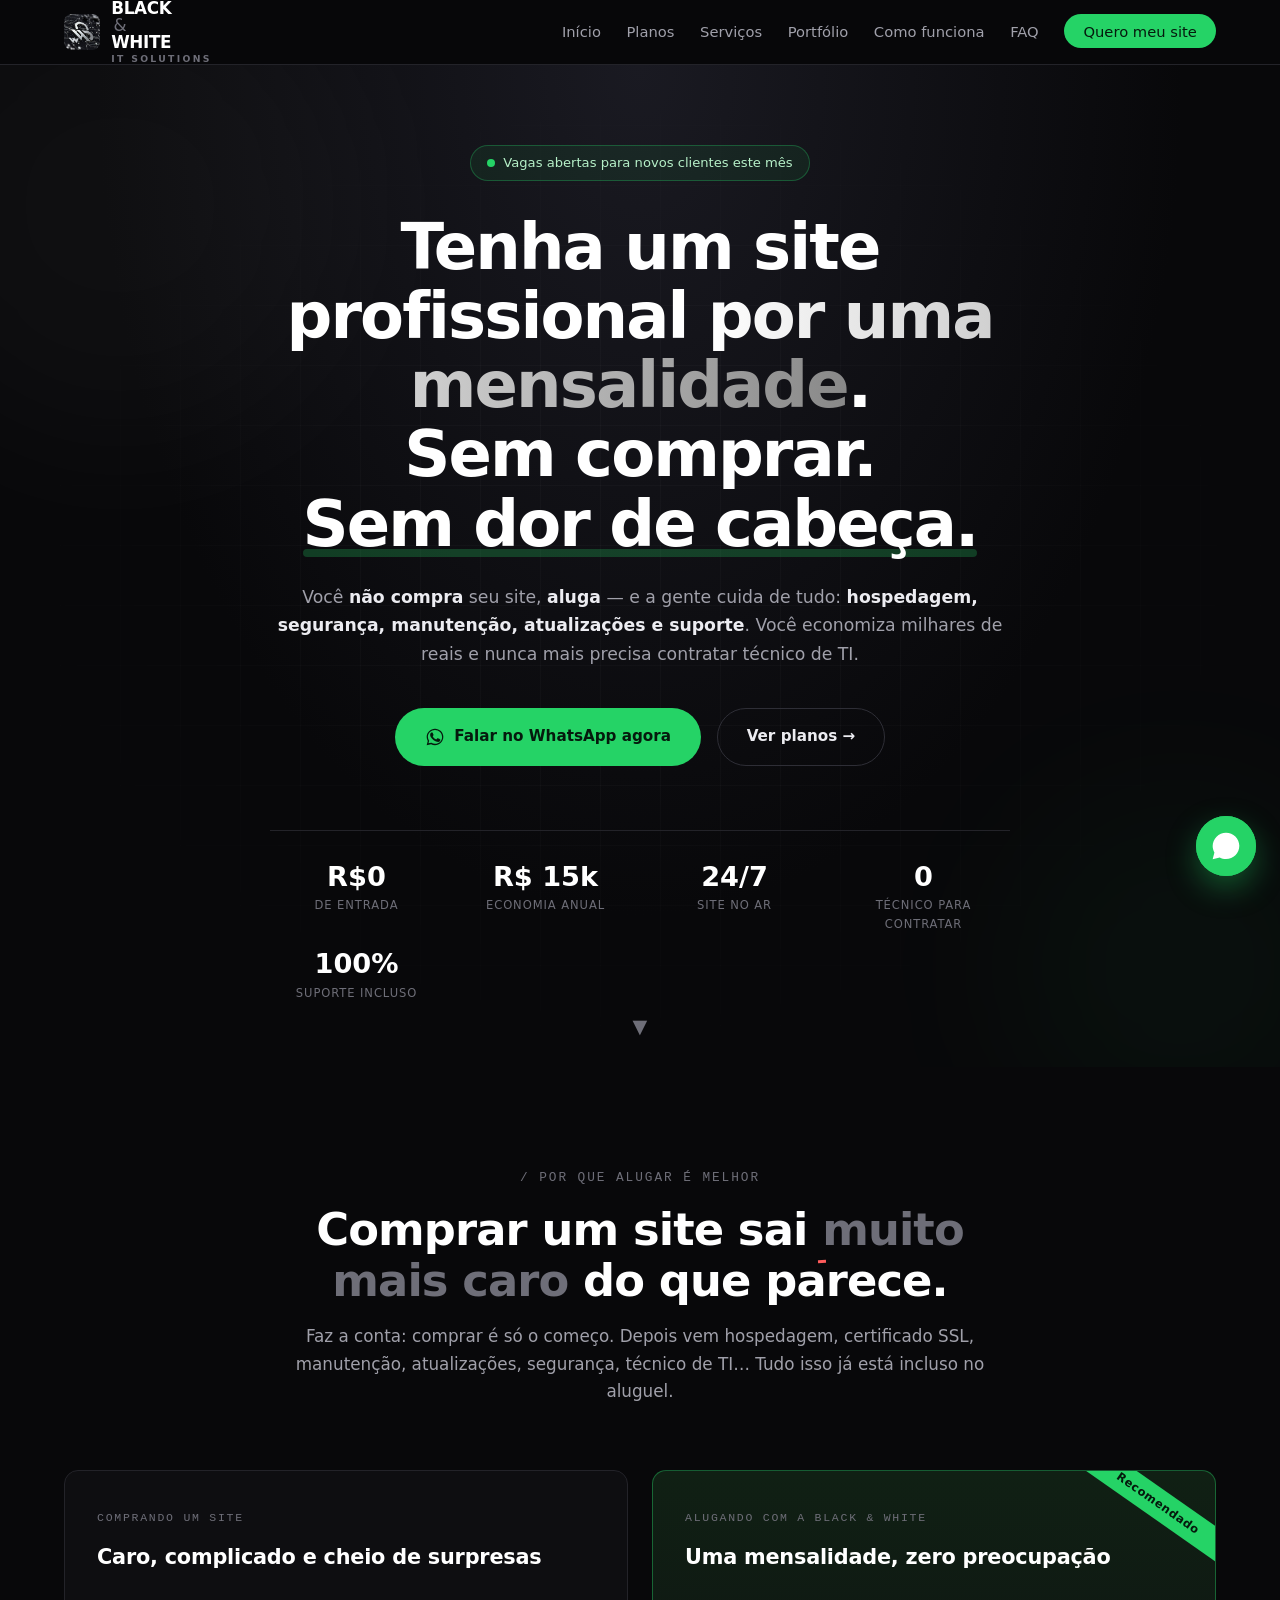
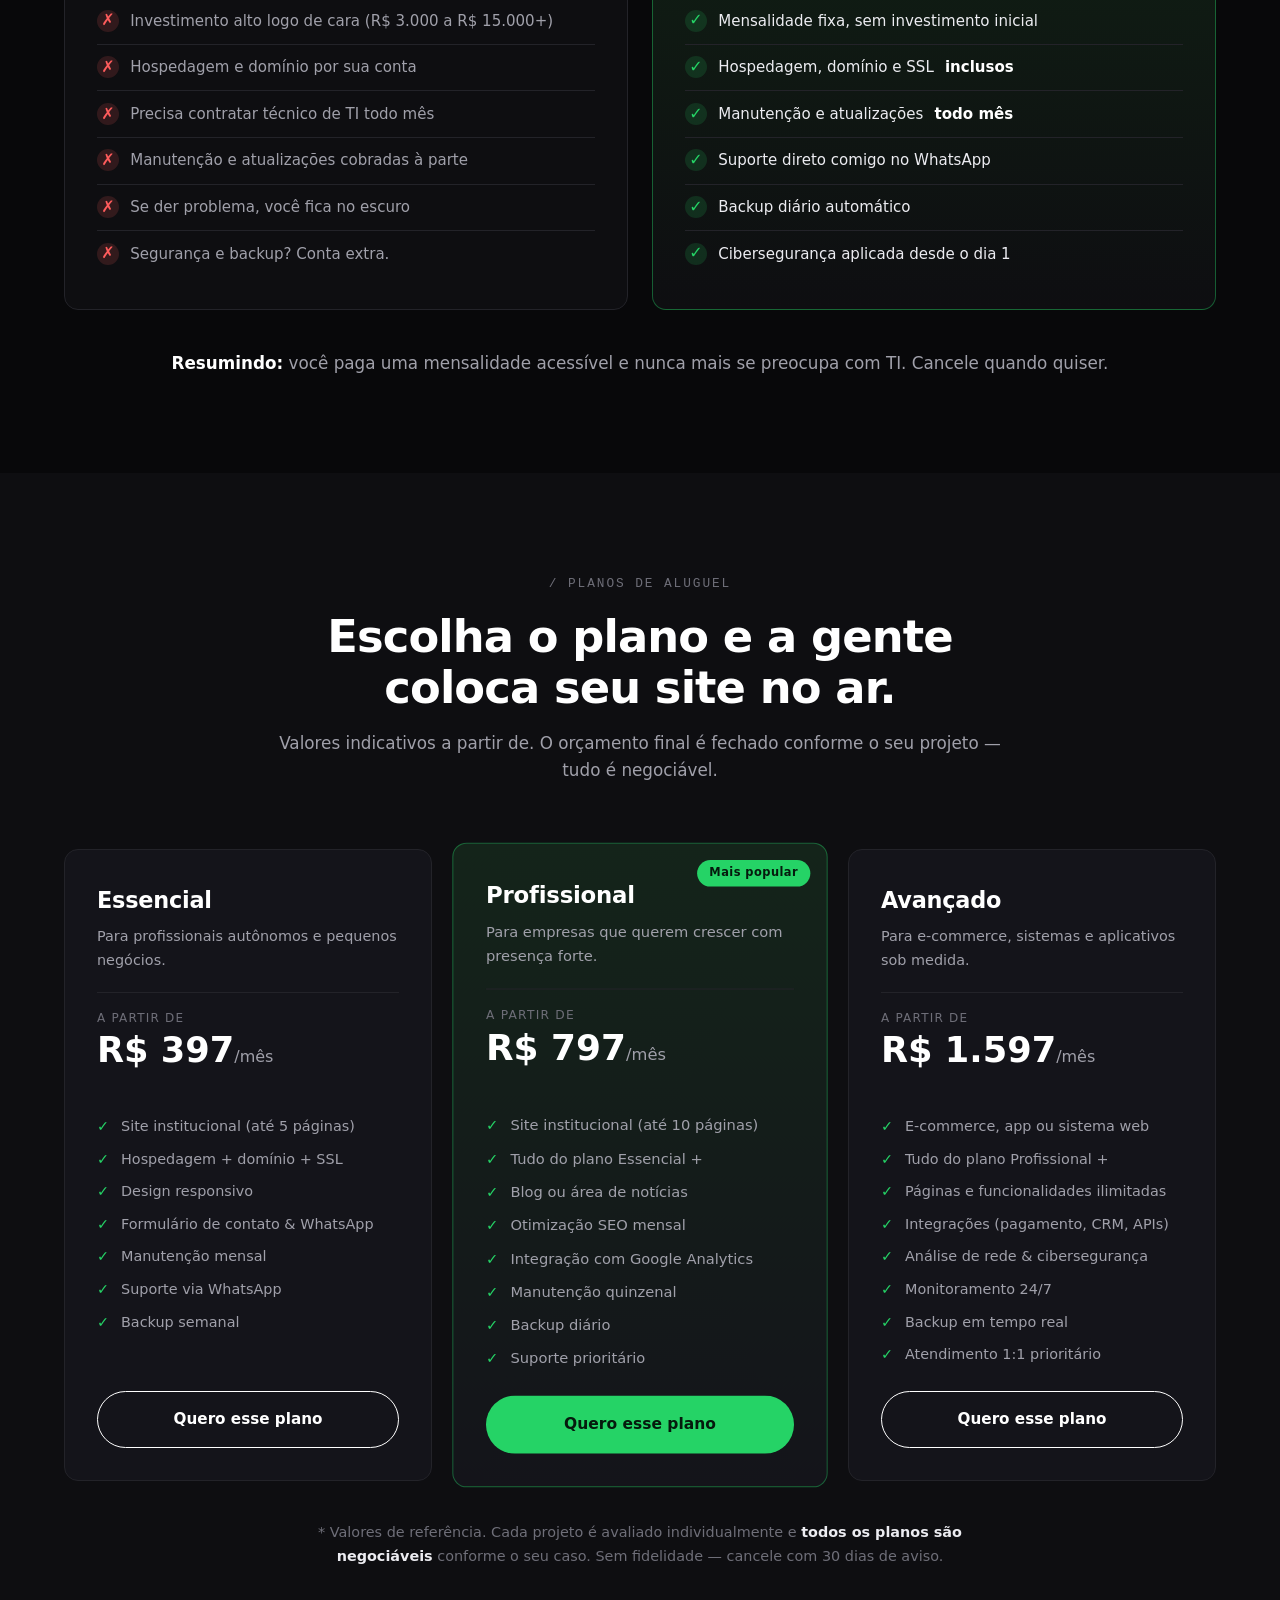
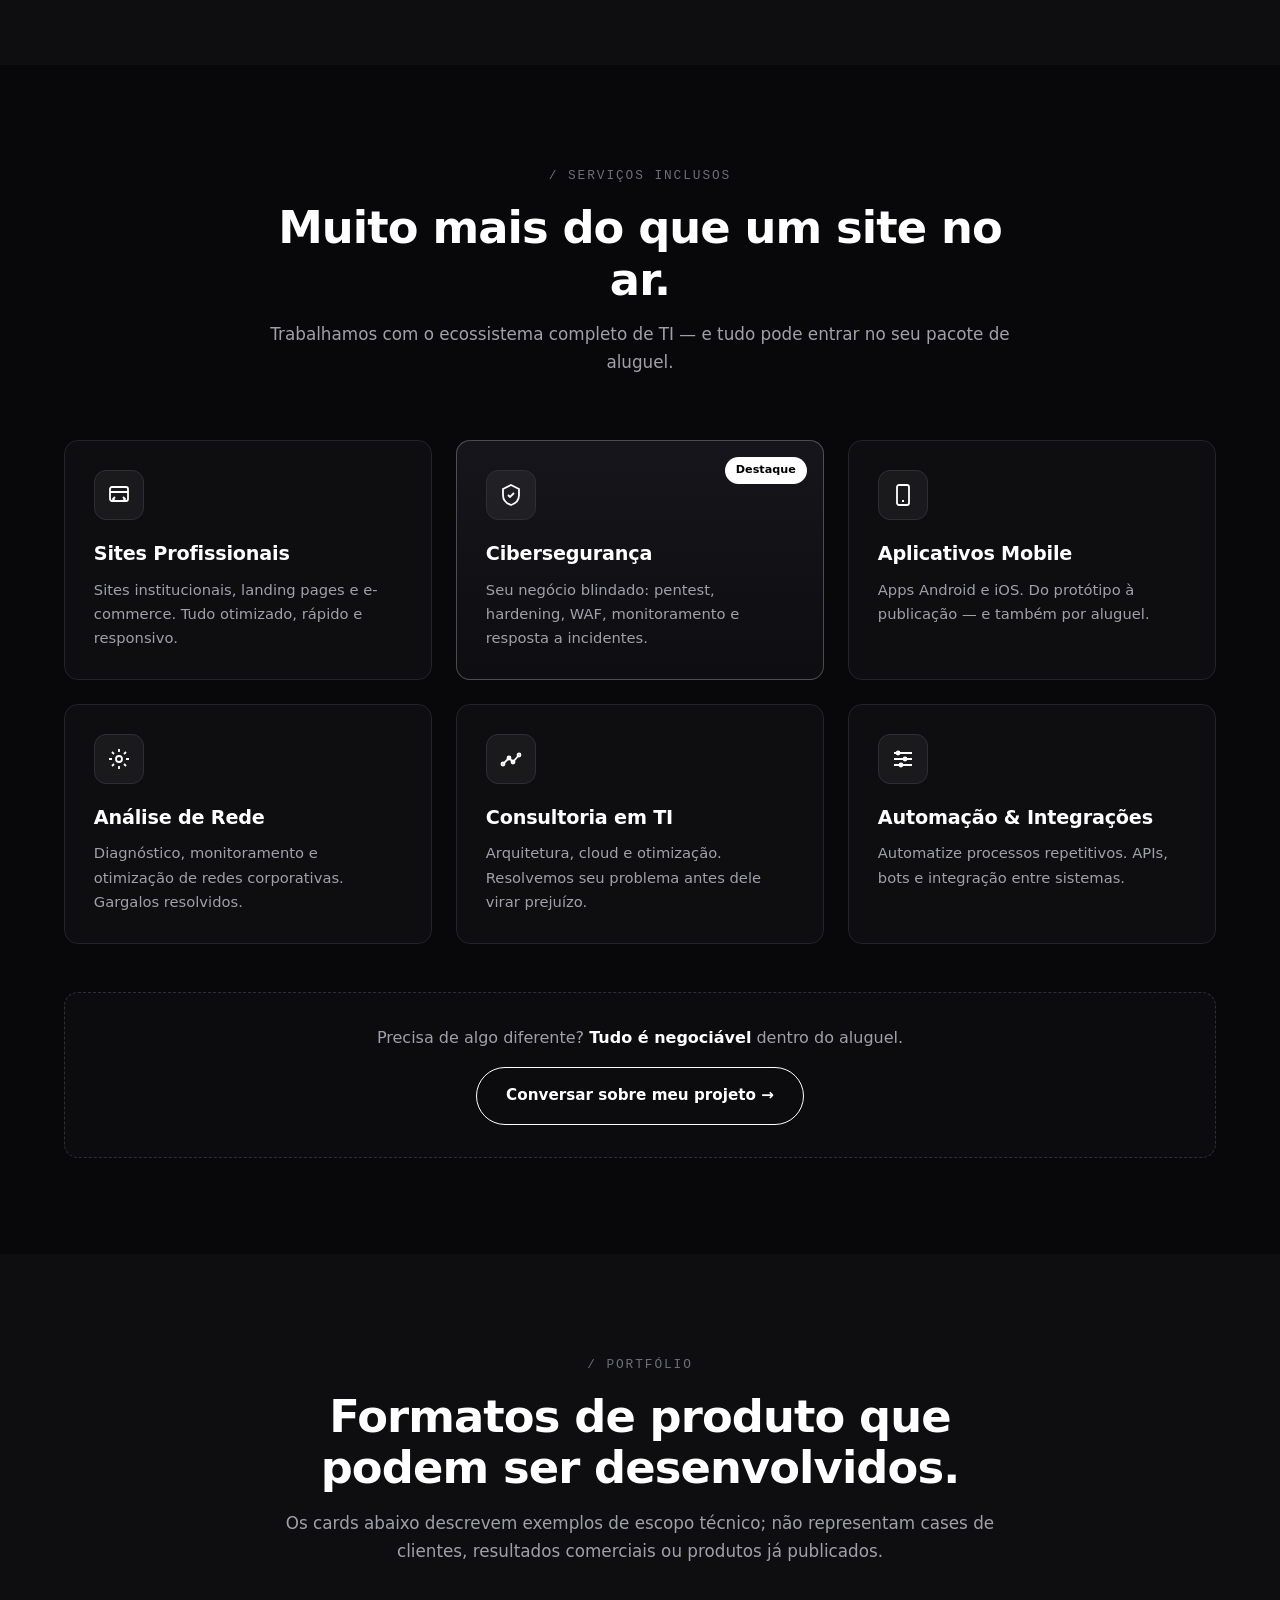
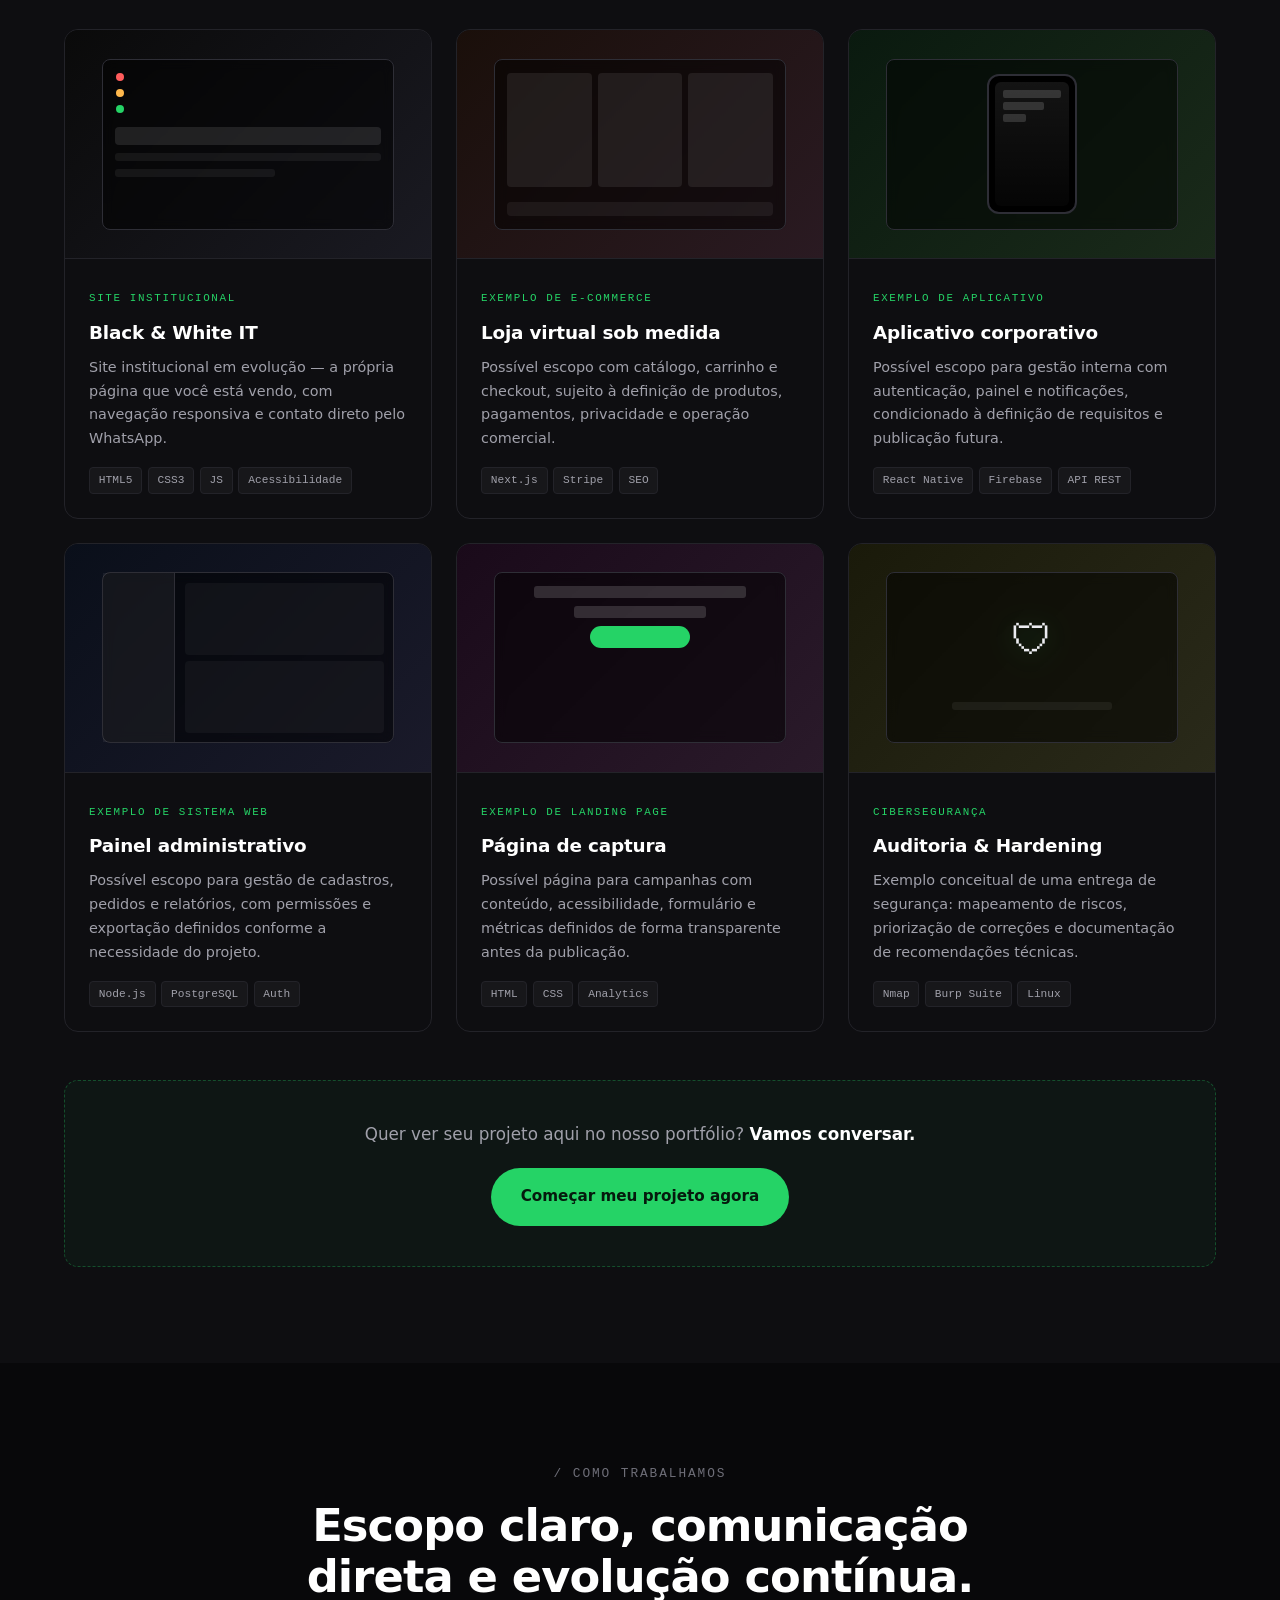
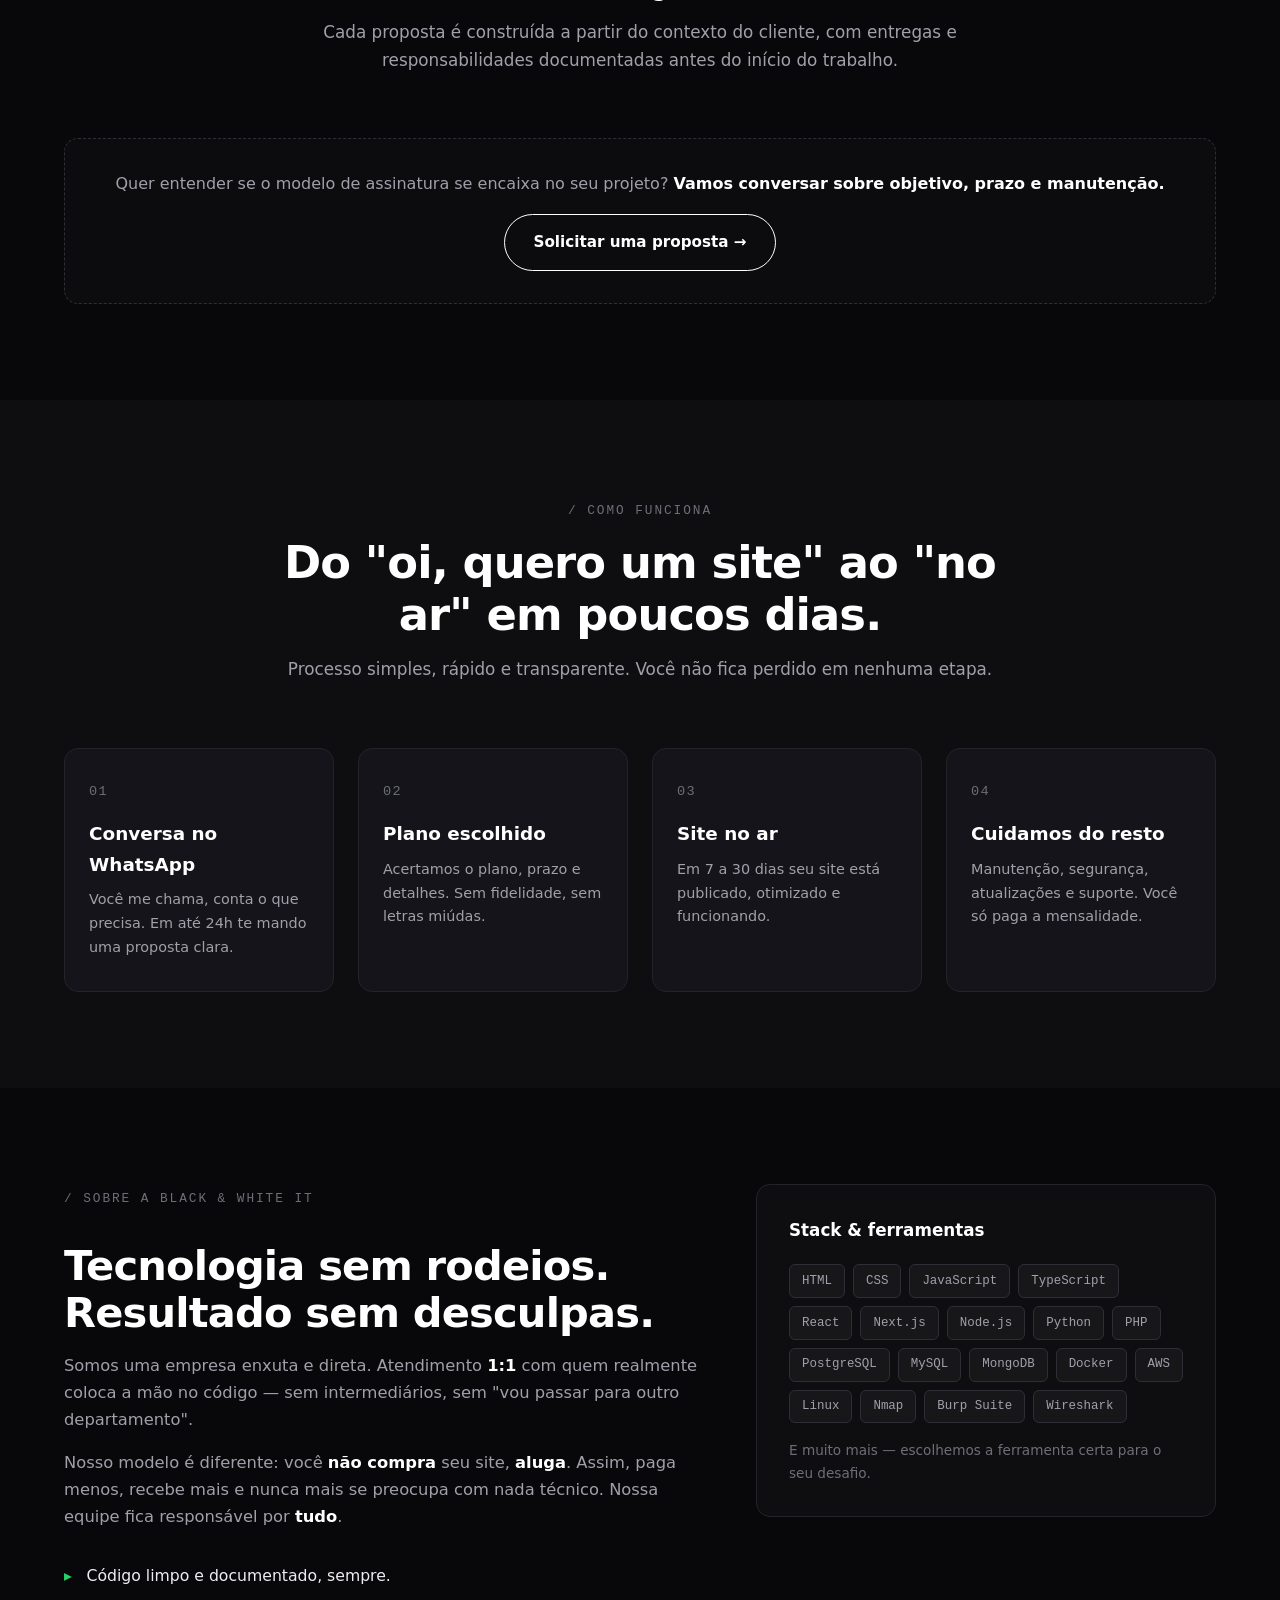
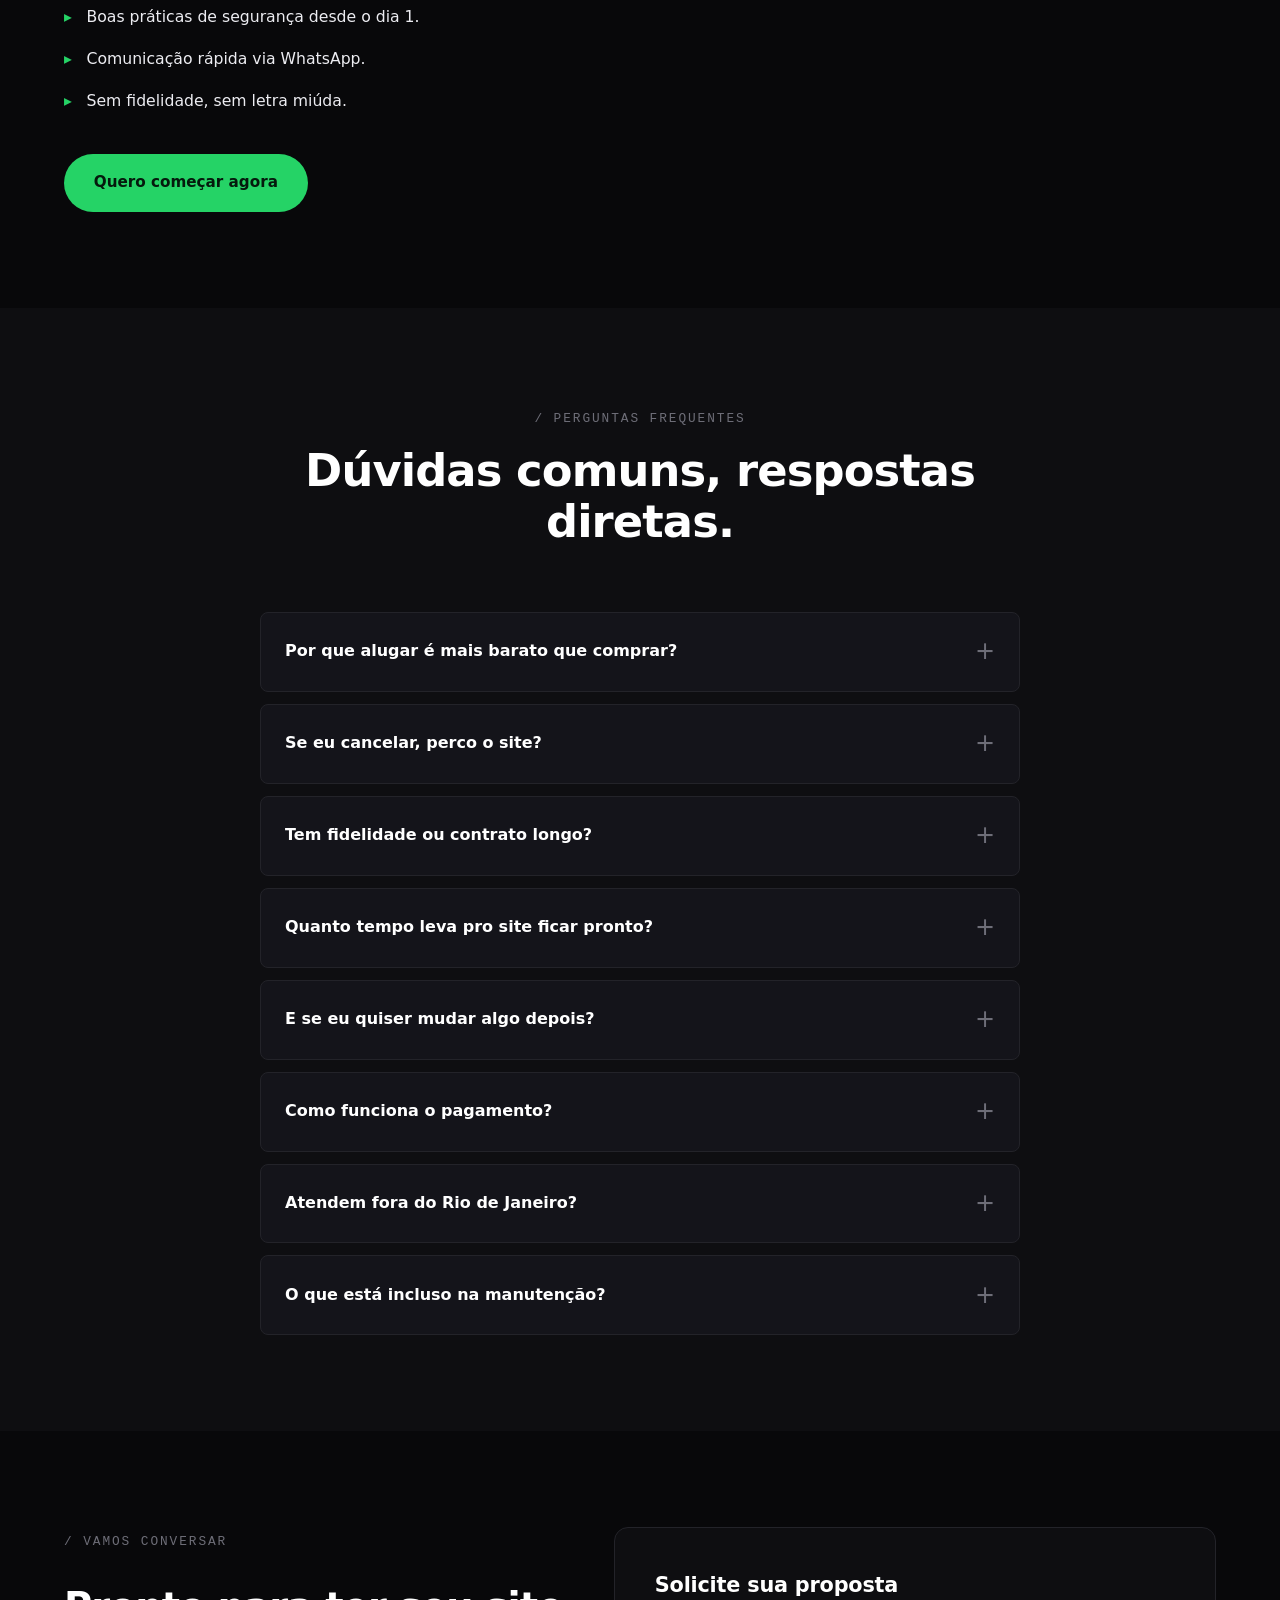
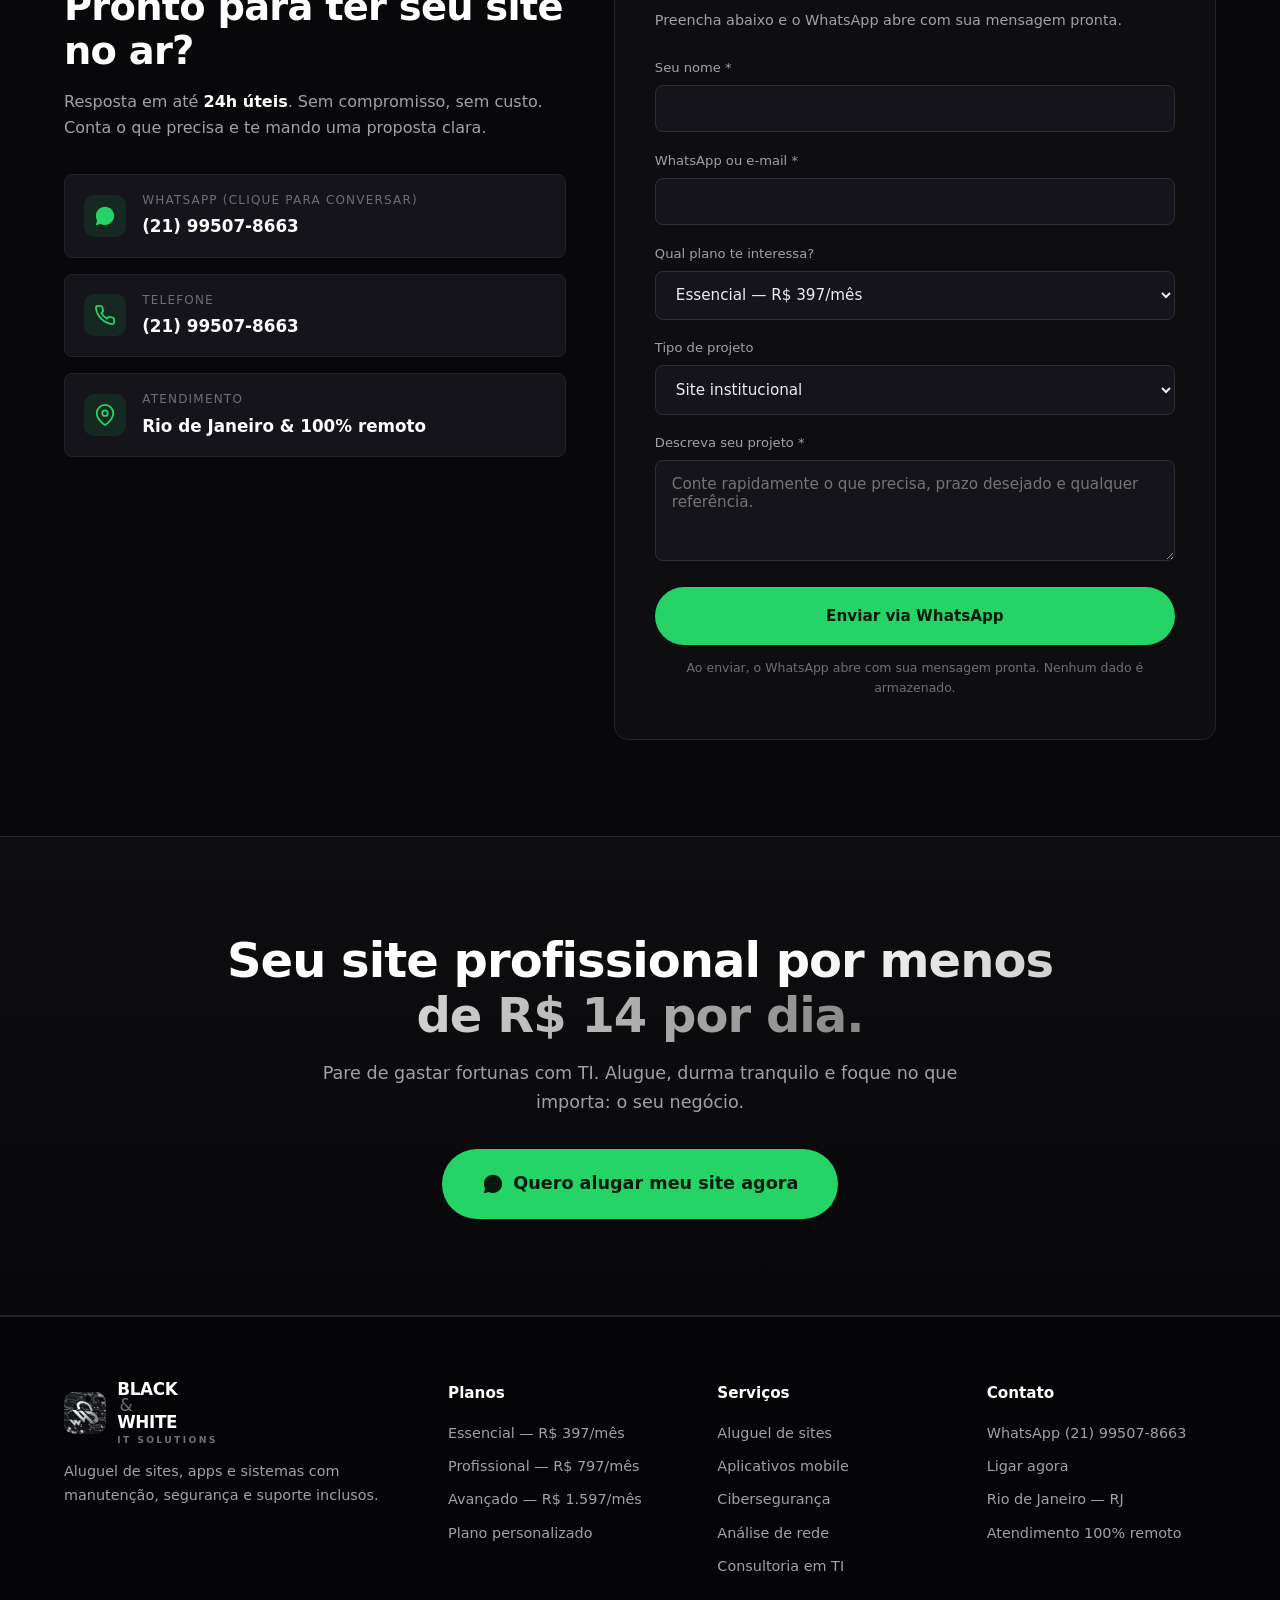
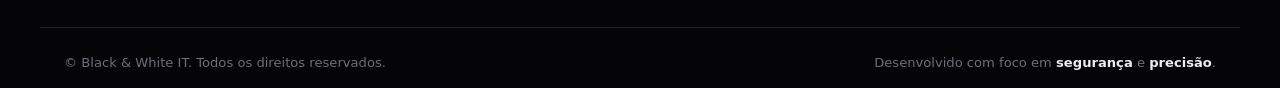
<file: index.html>
<!DOCTYPE html>
<html lang="pt-BR">
<head>
  <meta charset="UTF-8">
  <meta name="viewport" content="width=device-width, initial-scale=1.0">
  <meta name="description" content="Aluguel de sites, aplicativos e sistemas com manutenção, segurança e suporte inclusos. Pague mensal, esqueça dor de cabeça técnica. Black & White IT.">
  <meta name="keywords" content="aluguel de site, site por assinatura, manutenção de site, criação de sites, cibersegurança, aplicativos, Rio de Janeiro">
  <meta name="theme-color" content="#000000">
  <meta name="author" content="Black & White IT">
  <meta name="robots" content="index, follow, max-image-preview:large">
  <link rel="canonical" href="https://blackandwhiteit.com.br/">
  <meta http-equiv="Content-Security-Policy" content="default-src 'self'; script-src 'self'; style-src 'self' 'unsafe-inline' https://fonts.googleapis.com; font-src https://fonts.gstatic.com; img-src 'self' data:; connect-src 'self'; object-src 'none'; base-uri 'self'; form-action 'self' https://wa.me https://api.whatsapp.com; frame-src 'none'; upgrade-insecure-requests; require-trusted-types-for 'script'">
  <meta property="og:title" content="Black & White IT | Aluguel de Sites e Apps com Tudo Incluso">
  <meta property="og:description" content="Seu site ou app no ar pagando mensal. Manutenção, segurança e suporte inclusos. Sem contratar técnico de TI.">
  <meta property="og:type" content="website">
  <meta property="og:locale" content="pt_BR">
  <meta property="og:site_name" content="Black & White IT">
  <meta property="og:url" content="https://blackandwhiteit.com.br/">
  <meta property="og:image" content="https://blackandwhiteit.com.br/og-image.png">
  <meta property="og:image:width" content="1200">
  <meta property="og:image:height" content="630">
  <title>Black & White IT | Aluguel de Sites, Apps e Sistemas com Tudo Incluso</title>
  <link rel="preconnect" href="https://fonts.googleapis.com">
  <link rel="preconnect" href="https://fonts.gstatic.com" crossorigin>
  <link href="https://fonts.googleapis.com/css2?family=Inter:wght@400;500;600;700;800;900&family=JetBrains+Mono:wght@400;600&display=swap" rel="stylesheet">
  <link rel="stylesheet" href="css/style.css">
  <link rel="icon" href="data:image/svg+xml,%3Csvg xmlns='http://www.w3.org/2000/svg' viewBox='0 0 100 100'%3E%3Crect width='50' height='100' fill='%23000'/%3E%3Crect x='50' width='50' height='100' fill='%23fff'/%3E%3C/svg%3E">
</head>
<body>

<a href="#home" class="skip-link">Pular para o conteúdo</a>

<!-- ===== HEADER ===== -->
<header id="header">
  <nav class="container" aria-label="Navegação principal">
    <a href="#home" class="logo" aria-label="Black and White IT - Início">
      <img src="assets/logo.jpeg" alt="" class="logo-img" width="36" height="36" aria-hidden="true">
      <span class="logo-text">
        BLACK<span class="amp">&amp;</span>WHITE
        <small>IT SOLUTIONS</small>
      </span>
    </a>
    <button class="hamburger" aria-label="Abrir menu" aria-expanded="false" aria-controls="nav-menu">
      <span></span><span></span><span></span>
    </button>
    <ul class="nav-menu" id="nav-menu">
      <li><a href="#home">Início</a></li>
      <li><a href="#planos">Planos</a></li>
      <li><a href="#servicos">Serviços</a></li>
      <li><a href="#portfolio">Portfólio</a></li>
      <li><a href="#processo">Como funciona</a></li>
      <li><a href="#faq">FAQ</a></li>
      <li><a href="#contato" class="nav-cta">Quero meu site</a></li>
    </ul>
  </nav>
</header>

<main id="main-content">

<!-- ===== HERO ===== -->
<section id="home" class="hero">
  <div class="hero-bg" aria-hidden="true">
    <div class="grid-overlay"></div>
    <div class="orb orb-1"></div>
    <div class="orb orb-2"></div>
  </div>
  <div class="container hero-content">
    <span class="badge">
      <span class="dot"></span> Vagas abertas para novos clientes este mês
    </span>
    <h1>
      Tenha um site profissional <span class="text-gradient">por uma mensalidade</span>.<br>
      Sem comprar. <span class="underline-accent">Sem dor de cabeça.</span>
    </h1>
    <p class="hero-sub">
      Você <strong>não compra</strong> seu site, <strong>aluga</strong> — e a gente cuida de tudo: <strong>hospedagem, segurança, manutenção, atualizações e suporte</strong>. Você economiza milhares de reais e nunca mais precisa contratar técnico de TI.
    </p>
    <div class="hero-actions">
      <a href="https://wa.me/5521995078663?text=Ol%C3%A1%21%20Quero%20alugar%20um%20site%20com%20a%20Black%20%26%20White%20IT.%20Pode%20me%20passar%20os%20planos%3F"
         class="btn btn-primary" target="_blank" rel="noopener noreferrer" aria-label="Falar no WhatsApp">
        <svg width="20" height="20" viewBox="0 0 24 24" fill="currentColor" aria-hidden="true"><path d="M17.5 14.4c-.3-.1-1.7-.8-2-.9-.3-.1-.5-.1-.7.1-.2.3-.7.9-.9 1.1-.2.2-.3.2-.6.1-.3-.1-1.2-.4-2.3-1.4-.8-.7-1.4-1.7-1.6-2-.2-.3 0-.4.1-.6.1-.1.3-.3.4-.5.1-.2.2-.3.3-.5.1-.2 0-.4 0-.5 0-.1-.7-1.6-.9-2.2-.2-.6-.5-.5-.7-.5h-.6c-.2 0-.5.1-.8.4-.3.3-1 1-1 2.5s1.1 2.9 1.2 3.1c.1.2 2.1 3.3 5.2 4.6.7.3 1.3.5 1.7.6.7.2 1.4.2 1.9.1.6-.1 1.7-.7 2-1.4.2-.7.2-1.2.2-1.4-.1-.1-.3-.2-.6-.3zM12 2C6.5 2 2 6.5 2 12c0 1.7.5 3.4 1.3 4.9L2 22l5.3-1.4c1.4.8 3 1.2 4.7 1.2 5.5 0 10-4.5 10-10S17.5 2 12 2zm0 18.2c-1.5 0-3-.4-4.3-1.2l-.3-.2-3.2.8.8-3.1-.2-.3c-.8-1.3-1.3-2.9-1.3-4.5C3.5 7.3 7.3 3.5 12 3.5S20.5 7.3 20.5 12 16.7 20.2 12 20.2z"/></svg>
        Falar no WhatsApp agora
      </a>
      <a href="#planos" class="btn btn-ghost">Ver planos &rarr;</a>
    </div>
    <ul class="hero-stats" aria-label="Diferenciais">
      <li><strong>R$0</strong><span>De entrada</span></li>
      <li><strong>R$ 15k</strong><span>Economia anual</span></li>
      <li><strong>24/7</strong><span>Site no ar</span></li>
      <li><strong>0</strong><span>Técnico para contratar</span></li>
      <li><strong>100%</strong><span>Suporte incluso</span></li>
    </ul>
  </div>
  <a href="#por-que-alugar" class="scroll-cue" aria-hidden="true">&#9660;</a>
</section>

<!-- ===== POR QUE ALUGAR ===== -->
<section id="por-que-alugar" class="section">
  <div class="container">
    <div class="section-head">
      <span class="eyebrow">/ Por que alugar é melhor</span>
      <h2>Comprar um site sai <span class="strike-text">muito mais caro</span> do que parece.</h2>
      <p>Faz a conta: comprar é só o começo. Depois vem hospedagem, certificado SSL, manutenção, atualizações, segurança, técnico de TI… Tudo isso já está incluso no aluguel.</p>
    </div>
    <div class="compare-grid">
      <article class="compare-card compare-bad">
        <header>
          <span class="compare-tag">Comprando um site</span>
          <h3>Caro, complicado e cheio de surpresas</h3>
        </header>
        <ul>
          <li><span aria-hidden="true">&#10007;</span> Investimento alto logo de cara (R$ 3.000 a R$ 15.000+)</li>
          <li><span aria-hidden="true">&#10007;</span> Hospedagem e domínio por sua conta</li>
          <li><span aria-hidden="true">&#10007;</span> Precisa contratar técnico de TI todo mês</li>
          <li><span aria-hidden="true">&#10007;</span> Manutenção e atualizações cobradas à parte</li>
          <li><span aria-hidden="true">&#10007;</span> Se der problema, você fica no escuro</li>
          <li><span aria-hidden="true">&#10007;</span> Segurança e backup? Conta extra.</li>
        </ul>
      </article>
      <article class="compare-card compare-good">
        <span class="ribbon ribbon-corner">Recomendado</span>
        <header>
          <span class="compare-tag">Alugando com a Black &amp; White</span>
          <h3>Uma mensalidade, zero preocupação</h3>
        </header>
        <ul>
          <li><span aria-hidden="true">&#10003;</span> Mensalidade fixa, sem investimento inicial</li>
          <li><span aria-hidden="true">&#10003;</span> Hospedagem, domínio e SSL <strong>inclusos</strong></li>
          <li><span aria-hidden="true">&#10003;</span> Manutenção e atualizações <strong>todo mês</strong></li>
          <li><span aria-hidden="true">&#10003;</span> Suporte direto comigo no WhatsApp</li>
          <li><span aria-hidden="true">&#10003;</span> Backup diário automático</li>
          <li><span aria-hidden="true">&#10003;</span> Cibersegurança aplicada desde o dia 1</li>
        </ul>
      </article>
    </div>
    <p class="compare-note">
      <strong>Resumindo:</strong> você paga uma mensalidade acessível e nunca mais se preocupa com TI. Cancele quando quiser.
    </p>
  </div>
</section>

<!-- ===== PLANOS ===== -->
<section id="planos" class="section section-alt">
  <div class="container">
    <div class="section-head">
      <span class="eyebrow">/ Planos de Aluguel</span>
      <h2>Escolha o plano e a gente coloca seu site no ar.</h2>
      <p>Valores indicativos a partir de. O orçamento final é fechado conforme o seu projeto — tudo é negociável.</p>
    </div>
    <div class="plans-grid">
      <article class="plan-card">
        <header class="plan-head">
          <h3>Essencial</h3>
          <p>Para profissionais autônomos e pequenos negócios.</p>
          <div class="plan-price">
            <small>a partir de</small>
            <strong>R$ 397<span>/mês</span></strong>
          </div>
        </header>
        <ul class="plan-features">
          <li>Site institucional (até 5 páginas)</li>
          <li>Hospedagem + domínio + SSL</li>
          <li>Design responsivo</li>
          <li>Formulário de contato &amp; WhatsApp</li>
          <li>Manutenção mensal</li>
          <li>Suporte via WhatsApp</li>
          <li>Backup semanal</li>
        </ul>
        <a href="https://wa.me/5521995078663?text=Ol%C3%A1%21%20Quero%20saber%20mais%20sobre%20o%20plano%20Essencial." target="_blank" rel="noopener noreferrer" class="btn btn-outline btn-block">Quero esse plano</a>
      </article>
      <article class="plan-card plan-featured">
        <span class="ribbon">Mais popular</span>
        <header class="plan-head">
          <h3>Profissional</h3>
          <p>Para empresas que querem crescer com presença forte.</p>
          <div class="plan-price">
            <small>a partir de</small>
            <strong>R$ 797<span>/mês</span></strong>
          </div>
        </header>
        <ul class="plan-features">
          <li>Site institucional (até 10 páginas)</li>
          <li>Tudo do plano Essencial +</li>
          <li>Blog ou área de notícias</li>
          <li>Otimização SEO mensal</li>
          <li>Integração com Google Analytics</li>
          <li>Manutenção quinzenal</li>
          <li>Backup diário</li>
          <li>Suporte prioritário</li>
        </ul>
        <a href="https://wa.me/5521995078663?text=Ol%C3%A1%21%20Quero%20saber%20mais%20sobre%20o%20plano%20Profissional." target="_blank" rel="noopener noreferrer" class="btn btn-primary btn-block">Quero esse plano</a>
      </article>
      <article class="plan-card">
        <header class="plan-head">
          <h3>Avançado</h3>
          <p>Para e-commerce, sistemas e aplicativos sob medida.</p>
          <div class="plan-price">
            <small>a partir de</small>
            <strong>R$ 1.597<span>/mês</span></strong>
          </div>
        </header>
        <ul class="plan-features">
          <li>E-commerce, app ou sistema web</li>
          <li>Tudo do plano Profissional +</li>
          <li>Páginas e funcionalidades ilimitadas</li>
          <li>Integrações (pagamento, CRM, APIs)</li>
          <li>Análise de rede &amp; cibersegurança</li>
          <li>Monitoramento 24/7</li>
          <li>Backup em tempo real</li>
          <li>Atendimento 1:1 prioritário</li>
        </ul>
        <a href="https://wa.me/5521995078663?text=Ol%C3%A1%21%20Quero%20saber%20mais%20sobre%20o%20plano%20Avan%C3%A7ado." target="_blank" rel="noopener noreferrer" class="btn btn-outline btn-block">Quero esse plano</a>
      </article>
    </div>
    <p class="plans-note">
      * Valores de referência. Cada projeto é avaliado individualmente e <strong>todos os planos são negociáveis</strong> conforme o seu caso. Sem fidelidade — cancele com 30 dias de aviso.
    </p>
  </div>
</section>

<!-- ===== SERVIÇOS ===== -->
<section id="servicos" class="section">
  <div class="container">
    <div class="section-head">
      <span class="eyebrow">/ Serviços inclusos</span>
      <h2>Muito mais do que um site no ar.</h2>
      <p>Trabalhamos com o ecossistema completo de TI — e tudo pode entrar no seu pacote de aluguel.</p>
    </div>
    <div class="services-grid">
      <article class="service-card">
        <div class="service-icon" aria-hidden="true">
          <svg viewBox="0 0 24 24" fill="none" stroke="currentColor" stroke-width="1.8"><rect x="3" y="4" width="18" height="14" rx="2"/><path d="M3 9h18M8 14l-2 2 2 2M16 14l2 2-2 2"/></svg>
        </div>
        <h3>Sites Profissionais</h3>
        <p>Sites institucionais, landing pages e e-commerce. Tudo otimizado, rápido e responsivo.</p>
      </article>
      <article class="service-card highlight">
        <span class="ribbon">Destaque</span>
        <div class="service-icon" aria-hidden="true">
          <svg viewBox="0 0 24 24" fill="none" stroke="currentColor" stroke-width="1.8"><path d="M12 2l8 4v6c0 5-3.5 8.5-8 10-4.5-1.5-8-5-8-10V6l8-4z"/><path d="M9 12l2 2 4-4"/></svg>
        </div>
        <h3>Cibersegurança</h3>
        <p>Seu negócio blindado: pentest, hardening, WAF, monitoramento e resposta a incidentes.</p>
      </article>
      <article class="service-card">
        <div class="service-icon" aria-hidden="true">
          <svg viewBox="0 0 24 24" fill="none" stroke="currentColor" stroke-width="1.8"><rect x="6" y="2" width="12" height="20" rx="2"/><path d="M11 18h2"/></svg>
        </div>
        <h3>Aplicativos Mobile</h3>
        <p>Apps Android e iOS. Do protótipo à publicação — e também por aluguel.</p>
      </article>
      <article class="service-card">
        <div class="service-icon" aria-hidden="true">
          <svg viewBox="0 0 24 24" fill="none" stroke="currentColor" stroke-width="1.8"><circle cx="12" cy="12" r="3"/><path d="M12 2v3M12 19v3M2 12h3M19 12h3M5 5l2 2M17 17l2 2M5 19l2-2M17 7l2-2"/></svg>
        </div>
        <h3>Análise de Rede</h3>
        <p>Diagnóstico, monitoramento e otimização de redes corporativas. Gargalos resolvidos.</p>
      </article>
      <article class="service-card">
        <div class="service-icon" aria-hidden="true">
          <svg viewBox="0 0 24 24" fill="none" stroke="currentColor" stroke-width="1.8"><path d="M4 17l6-6 4 4 6-7"/><circle cx="4" cy="17" r="1.5"/><circle cx="10" cy="11" r="1.5"/><circle cx="14" cy="15" r="1.5"/><circle cx="20" cy="8" r="1.5"/></svg>
        </div>
        <h3>Consultoria em TI</h3>
        <p>Arquitetura, cloud e otimização. Resolvemos seu problema antes dele virar prejuízo.</p>
      </article>
      <article class="service-card">
        <div class="service-icon" aria-hidden="true">
          <svg viewBox="0 0 24 24" fill="none" stroke="currentColor" stroke-width="1.8"><path d="M3 6h18M3 12h18M3 18h18"/><circle cx="7" cy="6" r="1.5" fill="currentColor"/><circle cx="14" cy="12" r="1.5" fill="currentColor"/><circle cx="10" cy="18" r="1.5" fill="currentColor"/></svg>
        </div>
        <h3>Automação &amp; Integrações</h3>
        <p>Automatize processos repetitivos. APIs, bots e integração entre sistemas.</p>
      </article>
    </div>
    <div class="services-cta">
      <p>Precisa de algo diferente? <strong>Tudo é negociável</strong> dentro do aluguel.</p>
      <a href="https://wa.me/5521995078663?text=Ol%C3%A1%21%20Preciso%20de%20uma%20solu%C3%A7%C3%A3o%20personalizada." target="_blank" rel="noopener noreferrer" class="btn btn-outline">Conversar sobre meu projeto &rarr;</a>
    </div>
  </div>
</section>

<!-- ===== PORTFÓLIO ===== -->
<section id="portfolio" class="section section-alt">
  <div class="container">
    <div class="section-head">
      <span class="eyebrow">/ Portfólio</span>
      <h2>Formatos de produto que podem ser desenvolvidos.</h2>
      <p>Os cards abaixo descrevem exemplos de escopo técnico; não representam cases de clientes, resultados comerciais ou produtos já publicados.</p>
    </div>
    <div class="portfolio-grid">
      <article class="portfolio-card">
        <div class="portfolio-img portfolio-img-1" aria-hidden="true">
          <div class="portfolio-mockup">
            <span class="mock-dot"></span><span class="mock-dot"></span><span class="mock-dot"></span>
            <div class="mock-bar"></div>
            <div class="mock-line"></div>
            <div class="mock-line short"></div>
          </div>
        </div>
        <div class="portfolio-info">
          <span class="portfolio-tag">Site Institucional</span>
          <h3>Black &amp; White IT</h3>
          <p>Site institucional em evolução — a própria página que você está vendo, com navegação responsiva e contato direto pelo WhatsApp.</p>
          <ul class="portfolio-tech">
            <li>HTML5</li><li>CSS3</li><li>JS</li><li>Acessibilidade</li>
          </ul>
        </div>
      </article>
      <article class="portfolio-card">
        <div class="portfolio-img portfolio-img-2" aria-hidden="true">
          <div class="portfolio-mockup mock-shop">
            <div class="mock-grid-3"><span></span><span></span><span></span></div>
            <div class="mock-bar dark"></div>
          </div>
        </div>
        <div class="portfolio-info">
          <span class="portfolio-tag">Exemplo de e-commerce</span>
          <h3>Loja virtual sob medida</h3>
          <p>Possível escopo com catálogo, carrinho e checkout, sujeito à definição de produtos, pagamentos, privacidade e operação comercial.</p>
          <ul class="portfolio-tech">
            <li>Next.js</li><li>Stripe</li><li>SEO</li>
          </ul>
        </div>
      </article>
      <article class="portfolio-card">
        <div class="portfolio-img portfolio-img-3" aria-hidden="true">
          <div class="portfolio-mockup mock-app">
            <div class="mock-phone">
              <div class="mock-screen">
                <span></span><span></span><span></span>
              </div>
            </div>
          </div>
        </div>
        <div class="portfolio-info">
          <span class="portfolio-tag">Exemplo de aplicativo</span>
          <h3>Aplicativo corporativo</h3>
          <p>Possível escopo para gestão interna com autenticação, painel e notificações, condicionado à definição de requisitos e publicação futura.</p>
          <ul class="portfolio-tech">
            <li>React Native</li><li>Firebase</li><li>API REST</li>
          </ul>
        </div>
      </article>
      <article class="portfolio-card">
        <div class="portfolio-img portfolio-img-4" aria-hidden="true">
          <div class="portfolio-mockup mock-dashboard">
            <div class="mock-sidebar"></div>
            <div class="mock-content">
              <div class="mock-card"></div>
              <div class="mock-card"></div>
            </div>
          </div>
        </div>
        <div class="portfolio-info">
          <span class="portfolio-tag">Exemplo de sistema web</span>
          <h3>Painel administrativo</h3>
          <p>Possível escopo para gestão de cadastros, pedidos e relatórios, com permissões e exportação definidos conforme a necessidade do projeto.</p>
          <ul class="portfolio-tech">
            <li>Node.js</li><li>PostgreSQL</li><li>Auth</li>
          </ul>
        </div>
      </article>
      <article class="portfolio-card">
        <div class="portfolio-img portfolio-img-5" aria-hidden="true">
          <div class="portfolio-mockup mock-landing">
            <div class="mock-hero-text"></div>
            <div class="mock-hero-text short"></div>
            <div class="mock-cta"></div>
          </div>
        </div>
        <div class="portfolio-info">
          <span class="portfolio-tag">Exemplo de landing page</span>
          <h3>Página de captura</h3>
          <p>Possível página para campanhas com conteúdo, acessibilidade, formulário e métricas definidos de forma transparente antes da publicação.</p>
          <ul class="portfolio-tech">
            <li>HTML</li><li>CSS</li><li>Analytics</li>
          </ul>
        </div>
      </article>
      <article class="portfolio-card">
        <div class="portfolio-img portfolio-img-6" aria-hidden="true">
          <div class="portfolio-mockup mock-security">
            <div class="mock-shield">&#x1f6e1;</div>
            <div class="mock-line"></div>
            <div class="mock-line short"></div>
          </div>
        </div>
        <div class="portfolio-info">
          <span class="portfolio-tag">Cibersegurança</span>
          <h3>Auditoria &amp; Hardening</h3>
          <p>Exemplo conceitual de uma entrega de segurança: mapeamento de riscos, priorização de correções e documentação de recomendações técnicas.</p>
          <ul class="portfolio-tech">
            <li>Nmap</li><li>Burp Suite</li><li>Linux</li>
          </ul>
        </div>
      </article>
    </div>
    <div class="portfolio-cta">
      <p>Quer ver seu projeto aqui no nosso portfólio? <strong>Vamos conversar.</strong></p>
      <a href="https://wa.me/5521995078663?text=Ol%C3%A1%21%20Quero%20um%20projeto%20personalizado." target="_blank" rel="noopener noreferrer" class="btn btn-primary">Começar meu projeto agora</a>
    </div>
  </div>
</section>

<!-- ===== PROPOSTA ===== -->
<section id="proposta" class="section">
  <div class="container">
    <div class="section-head">
      <span class="eyebrow">/ Como trabalhamos</span>
      <h2>Escopo claro, comunicação direta e evolução contínua.</h2>
      <p>Cada proposta é construída a partir do contexto do cliente, com entregas e responsabilidades documentadas antes do início do trabalho.</p>
    </div>
    <div class="services-cta">
      <p>Quer entender se o modelo de assinatura se encaixa no seu projeto? <strong>Vamos conversar sobre objetivo, prazo e manutenção.</strong></p>
      <a href="#contato" class="btn btn-outline">Solicitar uma proposta &rarr;</a>
    </div>
  </div>
</section>

<!-- ===== PROCESSO ===== -->
<section id="processo" class="section section-alt">
  <div class="container">
    <div class="section-head">
      <span class="eyebrow">/ Como Funciona</span>
      <h2>Do "oi, quero um site" ao "no ar" em poucos dias.</h2>
      <p>Processo simples, rápido e transparente. Você não fica perdido em nenhuma etapa.</p>
    </div>
    <ol class="process-list">
      <li>
        <span class="step-num">01</span>
        <h3>Conversa no WhatsApp</h3>
        <p>Você me chama, conta o que precisa. Em até 24h te mando uma proposta clara.</p>
      </li>
      <li>
        <span class="step-num">02</span>
        <h3>Plano escolhido</h3>
        <p>Acertamos o plano, prazo e detalhes. Sem fidelidade, sem letras miúdas.</p>
      </li>
      <li>
        <span class="step-num">03</span>
        <h3>Site no ar</h3>
        <p>Em 7 a 30 dias seu site está publicado, otimizado e funcionando.</p>
      </li>
      <li>
        <span class="step-num">04</span>
        <h3>Cuidamos do resto</h3>
        <p>Manutenção, segurança, atualizações e suporte. Você só paga a mensalidade.</p>
      </li>
    </ol>
  </div>
</section>

<!-- ===== SOBRE ===== -->
<section id="sobre" class="section">
  <div class="container about-grid">
    <div class="about-text">
      <span class="eyebrow">/ Sobre a Black &amp; White IT</span>
      <h2>Tecnologia sem rodeios. Resultado sem desculpas.</h2>
      <p>Somos uma empresa enxuta e direta. Atendimento <strong>1:1</strong> com quem realmente coloca a mão no código — sem intermediários, sem "vou passar para outro departamento".</p>
      <p>Nosso modelo é diferente: você <strong>não compra</strong> seu site, <strong>aluga</strong>. Assim, paga menos, recebe mais e nunca mais se preocupa com nada técnico. Nossa equipe fica responsável por <strong>tudo</strong>.</p>
      <ul class="about-points">
        <li><span aria-hidden="true">&#9656;</span> Código limpo e documentado, sempre.</li>
        <li><span aria-hidden="true">&#9656;</span> Boas práticas de segurança desde o dia 1.</li>
        <li><span aria-hidden="true">&#9656;</span> Comunicação rápida via WhatsApp.</li>
        <li><span aria-hidden="true">&#9656;</span> Sem fidelidade, sem letra miúda.</li>
      </ul>
      <a href="#contato" class="btn btn-primary">Quero começar agora</a>
    </div>
    <aside class="about-card" aria-label="Tecnologias que utilizamos">
      <h3>Stack &amp; ferramentas</h3>
      <div class="tech-tags">
        <span>HTML</span><span>CSS</span><span>JavaScript</span>
        <span>TypeScript</span><span>React</span><span>Next.js</span>
        <span>Node.js</span><span>Python</span><span>PHP</span>
        <span>PostgreSQL</span><span>MySQL</span><span>MongoDB</span>
        <span>Docker</span><span>AWS</span><span>Linux</span>
        <span>Nmap</span><span>Burp Suite</span><span>Wireshark</span>
      </div>
      <p class="tech-note">E muito mais — escolhemos a ferramenta certa para o seu desafio.</p>
    </aside>
  </div>
</section>

<!-- ===== FAQ ===== -->
<section id="faq" class="section section-alt">
  <div class="container">
    <div class="section-head">
      <span class="eyebrow">/ Perguntas Frequentes</span>
      <h2>Dúvidas comuns, respostas diretas.</h2>
    </div>
    <div class="faq-list">
      <details>
        <summary>Por que alugar é mais barato que comprar?</summary>
        <p>Quando você compra um site, paga o valor cheio de cara (R$ 3.000 a R$ 15.000+) e ainda assim precisa contratar técnico de TI para hospedagem, manutenção, segurança e atualizações — gastos que somados podem passar de R$ 500 a R$ 1.500/mês. No aluguel, você paga uma mensalidade fixa <strong>com tudo isso incluso</strong>, sem investimento inicial. Faz a conta: em 12 meses, dá pra economizar milhares de reais.</p>
      </details>
      <details>
        <summary>Se eu cancelar, perco o site?</summary>
        <p>O site fica conosco (afinal, é uma locação). Mas você pode levar todo o conteúdo: textos, fotos, dados de clientes. E sem multa de cancelamento — apenas 30 dias de aviso prévio. Sem letra miúda.</p>
      </details>
      <details>
        <summary>Tem fidelidade ou contrato longo?</summary>
        <p>Não. Não trabalhamos com fidelidade. Você fica conosco porque quer, não porque foi obrigado por contrato.</p>
      </details>
      <details>
        <summary>Quanto tempo leva pro site ficar pronto?</summary>
        <p>Sites no plano Essencial: 7 a 14 dias. Profissional: 10 a 20 dias. Avançado (e-commerce, apps, sistemas): 3 a 8 semanas. Sempre acompanhando você em cada etapa.</p>
      </details>
      <details>
        <summary>E se eu quiser mudar algo depois?</summary>
        <p>Pequenas alterações (textos, imagens, telefones) estão inclusas no aluguel. Mudanças grandes (novas páginas, funcionalidades) são orçadas separadamente — mas geralmente com valores bem em conta.</p>
      </details>
      <details>
        <summary>Como funciona o pagamento?</summary>
        <p>Mensalidade fixa via PIX, boleto ou cartão de crédito. Você paga uma vez por mês e recebe nota fiscal sempre.</p>
      </details>
      <details>
        <summary>Atendem fora do Rio de Janeiro?</summary>
        <p>Sim. Atendemos 100% remoto para qualquer cidade do Brasil. Comunicação por WhatsApp, e-mail e videochamada.</p>
      </details>
      <details>
        <summary>O que está incluso na manutenção?</summary>
        <p>Atualizações de segurança, correção de bugs, ajustes de textos e imagens, backup, monitoramento, certificado SSL renovado, performance otimizada. Tudo sem custo extra dentro do plano contratado.</p>
      </details>
    </div>
  </div>
</section>

<!-- ===== CONTATO ===== -->
<section id="contato" class="section">
  <div class="container contact-grid">
    <div class="contact-info">
      <span class="eyebrow">/ Vamos conversar</span>
      <h2>Pronto para ter seu site no ar?</h2>
      <p>Resposta em até <strong>24h úteis</strong>. Sem compromisso, sem custo. Conta o que precisa e te mando uma proposta clara.</p>
      <ul class="contact-list">
        <li>
          <a href="https://wa.me/5521995078663?text=Ol%C3%A1%21%20Vim%20pelo%20site%20da%20Black%20%26%20White%20IT." target="_blank" rel="noopener noreferrer">
            <span class="contact-ico" aria-hidden="true">
              <svg width="22" height="22" viewBox="0 0 24 24" fill="currentColor"><path d="M17.5 14.4c-.3-.1-1.7-.8-2-.9-.3-.1-.5-.1-.7.1-.2.3-.7.9-.9 1.1-.2.2-.3.2-.6.1-.3-.1-1.2-.4-2.3-1.4-.8-.7-1.4-1.7-1.6-2-.2-.3 0-.4.1-.6.1-.1.3-.3.4-.5.1-.2.2-.3.3-.5.1-.2 0-.4 0-.5 0-.1-.7-1.6-.9-2.2-.2-.6-.5-.5-.7-.5h-.6c-.2 0-.5.1-.8.4-.3.3-1 1-1 2.5s1.1 2.9 1.2 3.1c.1.2 2.1 3.3 5.2 4.6.7.3 1.3.5 1.7.6.7.2 1.4.2 1.9.1.6-.1 1.7-.7 2-1.4.2-.7.2-1.2.2-1.4-.1-.1-.3-.2-.6-.3zM12 2C6.5 2 2 6.5 2 12c0 1.7.5 3.4 1.3 4.9L2 22l5.3-1.4c1.4.8 3 1.2 4.7 1.2 5.5 0 10-4.5 10-10S17.5 2 12 2z"/></svg>
            </span>
            <span>
              <small>WhatsApp (clique para conversar)</small>
              <strong>(21) 99507-8663</strong>
            </span>
          </a>
        </li>
        <li>
          <a href="tel:+5521995078663">
            <span class="contact-ico" aria-hidden="true">
              <svg width="22" height="22" viewBox="0 0 24 24" fill="none" stroke="currentColor" stroke-width="2"><path d="M22 16.92v3a2 2 0 0 1-2.18 2 19.79 19.79 0 0 1-8.63-3.07 19.5 19.5 0 0 1-6-6 19.79 19.79 0 0 1-3.07-8.67A2 2 0 0 1 4.11 2h3a2 2 0 0 1 2 1.72c.13.96.36 1.9.7 2.81a2 2 0 0 1-.45 2.11L8.09 9.91a16 16 0 0 0 6 6l1.27-1.27a2 2 0 0 1 2.11-.45c.91.34 1.85.57 2.81.7A2 2 0 0 1 22 16.92z"/></svg>
            </span>
            <span>
              <small>Telefone</small>
              <strong>(21) 99507-8663</strong>
            </span>
          </a>
        </li>
        <li>
          <span>
            <span class="contact-ico" aria-hidden="true">
              <svg width="22" height="22" viewBox="0 0 24 24" fill="none" stroke="currentColor" stroke-width="2"><path d="M21 10c0 7-9 13-9 13s-9-6-9-13a9 9 0 0 1 18 0z"/><circle cx="12" cy="10" r="3"/></svg>
            </span>
            <span>
              <small>Atendimento</small>
              <strong>Rio de Janeiro &amp; 100% remoto</strong>
            </span>
          </span>
        </li>
      </ul>
    </div>
    <form id="contactForm" class="contact-form" novalidate>
      <h3>Solicite sua proposta</h3>
      <p class="form-sub">Preencha abaixo e o WhatsApp abre com sua mensagem pronta.</p>
      <div class="honeypot" aria-hidden="true">
        <label for="website">Website</label>
        <input type="text" name="website" id="website" tabindex="-1" autocomplete="off">
        <label for="company">Empresa</label>
        <input type="text" name="company" id="company" tabindex="-1" autocomplete="off">
      </div>
      <p class="form-error" role="alert"></p>
      <label>
        <span>Seu nome *</span>
        <input type="text" name="nome" required minlength="2" maxlength="100" autocomplete="off">
      </label>
      <label>
        <span>WhatsApp ou e-mail *</span>
        <input type="text" name="contato" required minlength="5" maxlength="120" autocomplete="off">
      </label>
      <label>
        <span>Qual plano te interessa?</span>
        <select name="plano">
          <option>Essencial — R$ 397/mês</option>
          <option>Profissional — R$ 797/mês</option>
          <option>Avançado — R$ 1.597/mês</option>
          <option>Ainda não sei, quero conversar</option>
        </select>
      </label>
      <label>
        <span>Tipo de projeto</span>
        <select name="tipo">
          <option>Site institucional</option>
          <option>E-commerce / Loja virtual</option>
          <option>Landing page</option>
          <option>Sistema web</option>
          <option>Aplicativo mobile</option>
          <option>Cibersegurança / Pentest</option>
          <option>Análise de rede</option>
          <option>Outro</option>
        </select>
      </label>
      <label>
        <span>Descreva seu projeto *</span>
        <textarea name="mensagem" rows="4" required minlength="10" maxlength="1000" placeholder="Conte rapidamente o que precisa, prazo desejado e qualquer referência."></textarea>
      </label>
      <button type="submit" class="btn btn-primary btn-block">
        Enviar via WhatsApp
      </button>
      <small class="form-disclaimer">Ao enviar, o WhatsApp abre com sua mensagem pronta. Nenhum dado é armazenado.</small>
          <input type="hidden" name="ts" id="formTs" value="">
    </form>
  </div>
</section>

</main>

<!-- ===== CTA FINAL ===== -->
<section class="cta-final">
  <div class="container">
    <h2>Seu site profissional <span class="text-gradient">por menos de R$ 14 por dia.</span></h2>
    <p>Pare de gastar fortunas com TI. Alugue, durma tranquilo e foque no que importa: o seu negócio.</p>
    <a href="https://wa.me/5521995078663?text=Ol%C3%A1%21%20Quero%20alugar%20meu%20site%20agora." target="_blank" rel="noopener noreferrer" class="btn btn-primary btn-large">
      <svg width="22" height="22" viewBox="0 0 24 24" fill="currentColor" aria-hidden="true"><path d="M17.5 14.4c-.3-.1-1.7-.8-2-.9-.3-.1-.5-.1-.7.1-.2.3-.7.9-.9 1.1-.2.2-.3.2-.6.1-.3-.1-1.2-.4-2.3-1.4-.8-.7-1.4-1.7-1.6-2-.2-.3 0-.4.1-.6.1-.1.3-.3.4-.5.1-.2.2-.3.3-.5.1-.2 0-.4 0-.5 0-.1-.7-1.6-.9-2.2-.2-.6-.5-.5-.7-.5h-.6c-.2 0-.5.1-.8.4-.3.3-1 1-1 2.5s1.1 2.9 1.2 3.1c.1.2 2.1 3.3 5.2 4.6.7.3 1.3.5 1.7.6.7.2 1.4.2 1.9.1.6-.1 1.7-.7 2-1.4.2-.7.2-1.2.2-1.4-.1-.1-.3-.2-.6-.3zM12 2C6.5 2 2 6.5 2 12c0 1.7.5 3.4 1.3 4.9L2 22l5.3-1.4c1.4.8 3 1.2 4.7 1.2 5.5 0 10-4.5 10-10S17.5 2 12 2z"/></svg>
      Quero alugar meu site agora
    </a>
  </div>
</section>

<!-- ===== FOOTER ===== -->
<footer>
  <div class="container footer-grid">
    <div>
      <div class="logo logo-footer">
        <img src="assets/logo.jpeg" alt="" class="logo-img" width="36" height="36" aria-hidden="true">
        <span class="logo-text">BLACK<span class="amp">&amp;</span>WHITE<small>IT SOLUTIONS</small></span>
      </div>
      <p>Aluguel de sites, apps e sistemas com manutenção, segurança e suporte inclusos.</p>
    </div>
    <div>
      <h4>Planos</h4>
      <ul>
        <li><a href="#planos">Essencial — R$ 397/mês</a></li>
        <li><a href="#planos">Profissional — R$ 797/mês</a></li>
        <li><a href="#planos">Avançado — R$ 1.597/mês</a></li>
        <li><a href="#planos">Plano personalizado</a></li>
      </ul>
    </div>
    <div>
      <h4>Serviços</h4>
      <ul>
        <li><a href="#servicos">Aluguel de sites</a></li>
        <li><a href="#servicos">Aplicativos mobile</a></li>
        <li><a href="#servicos">Cibersegurança</a></li>
        <li><a href="#servicos">Análise de rede</a></li>
        <li><a href="#servicos">Consultoria em TI</a></li>
      </ul>
    </div>
    <div>
      <h4>Contato</h4>
      <ul>
        <li><a href="https://wa.me/5521995078663" target="_blank" rel="noopener noreferrer">WhatsApp (21) 99507-8663</a></li>
        <li><a href="tel:+5521995078663">Ligar agora</a></li>
        <li>Rio de Janeiro — RJ</li>
        <li>Atendimento 100% remoto</li>
      </ul>
    </div>
  </div>
  <div class="footer-bottom container">
    <p>&copy; <span id="year"><noscript>2026</noscript></span> Black &amp; White IT. Todos os direitos reservados.</p>
    <p>Desenvolvido com foco em <strong>segurança</strong> e <strong>precisão</strong>.</p>
  </div>
</footer>

<!-- ===== WHATSAPP FLOATING BUTTON ===== -->
<a href="https://wa.me/5521995078663?text=Ol%C3%A1%21%20Vim%20pelo%20site%20da%20Black%20%26%20White%20IT%20e%20quero%20alugar%20um%20site."
   class="whatsapp-float" target="_blank" rel="noopener noreferrer" aria-label="Falar no WhatsApp">
  <svg width="32" height="32" viewBox="0 0 24 24" fill="currentColor" aria-hidden="true"><path d="M17.5 14.4c-.3-.1-1.7-.8-2-.9-.3-.1-.5-.1-.7.1-.2.3-.7.9-.9 1.1-.2.2-.3.2-.6.1-.3-.1-1.2-.4-2.3-1.4-.8-.7-1.4-1.7-1.6-2-.2-.3 0-.4.1-.6.1-.1.3-.3.4-.5.1-.2.2-.3.3-.5.1-.2 0-.4 0-.5 0-.1-.7-1.6-.9-2.2-.2-.6-.5-.5-.7-.5h-.6c-.2 0-.5.1-.8.4-.3.3-1 1-1 2.5s1.1 2.9 1.2 3.1c.1.2 2.1 3.3 5.2 4.6.7.3 1.3.5 1.7.6.7.2 1.4.2 1.9.1.6-.1 1.7-.7 2-1.4.2-.7.2-1.2.2-1.4-.1-.1-.3-.2-.6-.3zM12 2C6.5 2 2 6.5 2 12c0 1.7.5 3.4 1.3 4.9L2 22l5.3-1.4c1.4.8 3 1.2 4.7 1.2 5.5 0 10-4.5 10-10S17.5 2 12 2z"/></svg>
  <span class="whatsapp-pulse" aria-hidden="true"></span>
</a>

<script src="js/script.js"></script>
</body>
</html>
</file>
<file: css/style.css>
/* ============================================
   BLACK & WHITE IT — Stylesheet
   ============================================ */

/* ===== 1. Variáveis ===== */
:root {
  --bg: #08080a;
  --bg-2: #0e0e11;
  --bg-3: #14141a;
  --line: #232329;
  --line-2: #2e2e36;
  --text: #ececf1;
  --text-dim: #a0a0aa;
  --text-mute: #6e6e78;
  --white: #ffffff;
  --whatsapp: #25d366;
  --whatsapp-dark: #1ebe5d;
  --danger: #ff5c5c;
  --radius: 14px;
  --radius-sm: 8px;
  --shadow: 0 20px 60px rgba(0, 0, 0, 0.5);
  --container: 1200px;
  --ease: cubic-bezier(0.4, 0, 0.2, 1);
}

/* ===== 2. Reset ===== */
*,
*::before,
*::after {
  margin: 0;
  padding: 0;
  box-sizing: border-box;
}

/* ===== 3. Estilos base ===== */
html {
  scroll-behavior: smooth;
  scroll-padding-top: 80px;
}

body {
  font-family: 'Inter', system-ui, -apple-system, sans-serif;
  background: var(--bg);
  color: var(--text);
  line-height: 1.65;
  -webkit-font-smoothing: antialiased;
  overflow-x: hidden;
}

a {
  color: inherit;
  text-decoration: none;
}

img {
  max-width: 100%;
  display: block;
}

button {
  font: inherit;
  cursor: pointer;
  border: none;
  background: none;
  color: inherit;
}

/* ===== 4. Utilitários ===== */
.container {
  max-width: var(--container);
  margin: 0 auto;
  padding: 0 1.5rem;
}

.btn {
  display: inline-flex;
  align-items: center;
  justify-content: center;
  gap: 0.6rem;
  padding: 0.95rem 1.8rem;
  border-radius: 100px;
  font-weight: 700;
  font-size: 0.95rem;
  transition: all 0.25s var(--ease);
  cursor: pointer;
  white-space: nowrap;
  border: 1px solid transparent;
}

.btn-primary {
  background: var(--whatsapp);
  color: #051a0d;
}

.btn-primary:hover {
  background: var(--whatsapp-dark);
  transform: translateY(-3px);
  box-shadow: 0 12px 30px rgba(37, 211, 102, 0.3);
}

.btn-ghost {
  background: transparent;
  color: var(--text);
  border-color: var(--line-2);
}

.btn-ghost:hover {
  border-color: var(--white);
  background: rgba(255, 255, 255, 0.04);
  transform: translateY(-3px);
}

.btn-outline {
  background: transparent;
  color: var(--white);
  border-color: var(--white);
}

.btn-outline:hover {
  background: var(--white);
  color: #000;
  transform: translateY(-3px);
}

.btn-block {
  width: 100%;
}

.btn-large {
  padding: 1.2rem 2.4rem;
  font-size: 1.1rem;
}

/* ===== 5. Skip-link ===== */
.skip-link {
  position: absolute;
  top: -100%;
  left: 1rem;
  background: var(--white);
  color: #000;
  padding: 0.75rem 1.5rem;
  border-radius: 0 0 8px 8px;
  font-weight: 700;
  z-index: 10000;
  transition: top 0.2s var(--ease);
}

.skip-link:focus {
  top: 0;
}

/* ===== 6. Logo ===== */
.logo {
  display: flex;
  align-items: center;
  gap: 0.7rem;
}

.logo-mark {
  display: inline-flex;
  width: 32px;
  height: 32px;
  border-radius: 8px;
  overflow: hidden;
  border: 1px solid var(--line-2);
  flex-shrink: 0;
}

.logo-b,
.logo-w {
  flex: 1;
  height: 100%;
}

.logo-b {
  background: #000;
}

.logo-w {
  background: var(--white);
}

.logo-text {
  display: flex;
  flex-direction: column;
  font-weight: 900;
  font-size: 1.05rem;
  letter-spacing: -0.02em;
  line-height: 1;
  color: var(--white);
}

.logo-text .amp {
  color: var(--text-mute);
  margin: 0 0.15rem;
  font-weight: 400;
}

.logo-text small {
  font-size: 0.58rem;
  font-weight: 600;
  letter-spacing: 0.25em;
  color: var(--text-mute);
  margin-top: 4px;
}

/* ===== 7. Header ===== */
#header {
  position: sticky;
  top: 0;
  z-index: 1000;
  background: rgba(8, 8, 10, 0.85);
  backdrop-filter: saturate(180%) blur(12px);
  -webkit-backdrop-filter: saturate(180%) blur(12px);
  border-bottom: 1px solid var(--line);
  transition: background 0.3s var(--ease);
}

#header.scrolled {
  background: rgba(8, 8, 10, 0.95);
}

#header nav {
  display: flex;
  justify-content: space-between;
  align-items: center;
}

.nav-menu {
  display: flex;
  gap: 1.6rem;
  list-style: none;
  align-items: center;
}

.nav-menu a {
  color: var(--text-dim);
  font-weight: 500;
  font-size: 0.92rem;
  transition: color 0.25s var(--ease);
  position: relative;
}

.nav-menu a:hover,
.nav-menu a:focus-visible {
  color: var(--white);
}

.nav-menu a:not(.nav-cta)::after {
  content: '';
  position: absolute;
  left: 0;
  bottom: -6px;
  width: 0;
  height: 2px;
  background: var(--white);
  transition: width 0.3s var(--ease);
}

.nav-menu a:not(.nav-cta):hover::after {
  width: 100%;
}

.nav-cta {
  background: var(--whatsapp);
  color: #051a0d !important;
  padding: 0.55rem 1.2rem;
  border-radius: 100px;
  font-weight: 700;
  font-size: 0.9rem;
  transition: transform 0.25s var(--ease), box-shadow 0.25s var(--ease);
}

.nav-cta:hover {
  transform: translateY(-2px);
  box-shadow: 0 8px 20px rgba(37, 211, 102, 0.3);
}

/* ===== 8. Menu mobile ===== */
.hamburger {
  display: none;
  flex-direction: column;
  gap: 5px;
  padding: 8px;
}

.hamburger span {
  width: 26px;
  height: 2px;
  background: var(--white);
  transition: 0.3s var(--ease);
  border-radius: 2px;
}

.hamburger.active span:nth-child(1) {
  transform: translateY(7px) rotate(45deg);
}

.hamburger.active span:nth-child(2) {
  opacity: 0;
}

.hamburger.active span:nth-child(3) {
  transform: translateY(-7px) rotate(-45deg);
}

/* ===== 9. Hero ===== */
.hero {
  position: relative;
  min-height: 100vh;
  display: flex;
  align-items: center;
  padding: 5rem 0 4rem;
  overflow: hidden;
}

.hero-bg {
  position: absolute;
  inset: 0;
  z-index: 0;
  background: radial-gradient(ellipse at top, #1a1a22 0%, #08080a 60%);
}

.grid-overlay {
  position: absolute;
  inset: 0;
  background-image:
    linear-gradient(rgba(255, 255, 255, 0.025) 1px, transparent 1px),
    linear-gradient(90deg, rgba(255, 255, 255, 0.025) 1px, transparent 1px);
  background-size: 60px 60px;
  mask-image: radial-gradient(ellipse at center, #000 30%, transparent 75%);
  -webkit-mask-image: radial-gradient(ellipse at center, #000 30%, transparent 75%);
}

.orb {
  position: absolute;
  border-radius: 50%;
  filter: blur(80px);
  opacity: 0.5;
  pointer-events: none;
}

.orb-1 {
  width: 480px;
  height: 480px;
  background: rgba(255, 255, 255, 0.06);
  top: -100px;
  left: -120px;
  animation: floatA 18s ease-in-out infinite;
}

.orb-2 {
  width: 360px;
  height: 360px;
  background: rgba(37, 211, 102, 0.08);
  bottom: -80px;
  right: -80px;
  animation: floatB 22s ease-in-out infinite;
}

@keyframes floatA {
  0%, 100% { transform: translate(0, 0); }
  50% { transform: translate(40px, 30px); }
}

@keyframes floatB {
  0%, 100% { transform: translate(0, 0); }
  50% { transform: translate(-30px, -40px); }
}

.hero-content {
  position: relative;
  z-index: 1;
  text-align: center;
  max-width: 920px;
  margin: 0 auto;
}

.badge {
  display: inline-flex;
  align-items: center;
  gap: 0.5rem;
  background: rgba(37, 211, 102, 0.08);
  border: 1px solid rgba(37, 211, 102, 0.3);
  padding: 0.4rem 1rem;
  border-radius: 100px;
  font-size: 0.82rem;
  font-weight: 500;
  color: #b6f0c8;
  margin-bottom: 2rem;
}

.badge .dot {
  width: 8px;
  height: 8px;
  border-radius: 50%;
  background: var(--whatsapp);
  box-shadow: 0 0 0 0 rgba(37, 211, 102, 0.6);
  animation: pulse 2s infinite;
}

@keyframes pulse {
  0% { box-shadow: 0 0 0 0 rgba(37, 211, 102, 0.6); }
  70% { box-shadow: 0 0 0 12px rgba(37, 211, 102, 0); }
  100% { box-shadow: 0 0 0 0 rgba(37, 211, 102, 0); }
}

.hero h1 {
  font-size: clamp(2.1rem, 5.5vw, 4rem);
  line-height: 1.08;
  letter-spacing: -0.03em;
  font-weight: 800;
  margin-bottom: 1.5rem;
  color: var(--white);
}

.text-gradient {
  background: linear-gradient(90deg, #fff 0%, #888 100%);
  -webkit-background-clip: text;
  background-clip: text;
  -webkit-text-fill-color: transparent;
}

.underline-accent {
  position: relative;
  white-space: nowrap;
  z-index: 0;
}

.underline-accent::after {
  content: '';
  position: absolute;
  left: 0;
  right: 0;
  bottom: 4px;
  height: 8px;
  background: var(--whatsapp);
  opacity: 0.25;
  z-index: -1;
  border-radius: 4px;
}

.hero-sub {
  font-size: clamp(1rem, 1.35vw, 1.18rem);
  color: var(--text-dim);
  max-width: 740px;
  margin: 0 auto 2.5rem;
}

.hero-sub strong {
  color: var(--text);
  font-weight: 600;
}

.hero-actions {
  display: flex;
  gap: 1rem;
  justify-content: center;
  flex-wrap: wrap;
  margin-bottom: 4rem;
}

.hero-stats {
  list-style: none;
  display: grid;
  grid-template-columns: repeat(4, 1fr);
  gap: 1rem;
  max-width: 740px;
  margin: 0 auto;
  padding-top: 2rem;
  border-top: 1px solid var(--line);
}

.hero-stats li {
  display: flex;
  flex-direction: column;
  align-items: center;
  text-align: center;
}

.hero-stats strong {
  font-size: 1.7rem;
  font-weight: 800;
  color: var(--white);
  line-height: 1;
}

.hero-stats span {
  font-size: 0.72rem;
  color: var(--text-mute);
  text-transform: uppercase;
  letter-spacing: 0.08em;
  margin-top: 0.4rem;
}

.scroll-cue {
  position: absolute;
  bottom: 1.5rem;
  left: 50%;
  transform: translateX(-50%);
  color: var(--text-mute);
  font-size: 1.2rem;
  animation: bob 2s ease-in-out infinite;
}

@keyframes bob {
  0%, 100% { transform: translate(-50%, 0); }
  50% { transform: translate(-50%, 8px); }
}

/* ===== 10. Seções genéricas ===== */
.section {
  padding: 6rem 0;
  position: relative;
}

.section-alt {
  background: var(--bg-2);
}

.section-head {
  text-align: center;
  max-width: 760px;
  margin: 0 auto 4rem;
}

.eyebrow {
  display: inline-block;
  font-family: 'JetBrains Mono', monospace;
  font-size: 0.8rem;
  color: var(--text-mute);
  letter-spacing: 0.15em;
  text-transform: uppercase;
  margin-bottom: 1rem;
}

.section-head h2 {
  font-size: clamp(1.8rem, 3.5vw, 2.8rem);
  font-weight: 800;
  letter-spacing: -0.02em;
  line-height: 1.15;
  color: var(--white);
  margin-bottom: 1rem;
}

.section-head p {
  color: var(--text-dim);
  font-size: 1.05rem;
}

/* ===== 11. Compare cards ===== */
.compare-grid {
  display: grid;
  grid-template-columns: 1fr 1fr;
  gap: 1.5rem;
}

.compare-card {
  position: relative;
  background: var(--bg-2);
  border: 1px solid var(--line);
  padding: 2rem;
  border-radius: var(--radius);
  overflow: hidden;
}

.compare-card header {
  margin-bottom: 1.5rem;
}

.compare-tag {
  display: inline-block;
  font-family: 'JetBrains Mono', monospace;
  font-size: 0.72rem;
  letter-spacing: 0.15em;
  text-transform: uppercase;
  color: var(--text-mute);
  margin-bottom: 0.8rem;
}

.compare-card h3 {
  font-size: 1.3rem;
  font-weight: 700;
  color: var(--white);
  letter-spacing: -0.01em;
}

.compare-card ul {
  list-style: none;
}

.compare-card ul li {
  padding: 0.65rem 0;
  font-size: 0.94rem;
  border-bottom: 1px solid var(--line);
  color: var(--text-dim);
  display: flex;
  gap: 0.7rem;
  align-items: flex-start;
}

.compare-card ul li:last-child {
  border-bottom: none;
}

.compare-card ul li span {
  font-weight: 900;
  font-size: 1rem;
  flex-shrink: 0;
  width: 22px;
  height: 22px;
  border-radius: 50%;
  display: inline-flex;
  align-items: center;
  justify-content: center;
  margin-top: 1px;
}

.compare-bad ul li span {
  background: rgba(255, 92, 92, 0.15);
  color: var(--danger);
}

.compare-good ul li span {
  background: rgba(37, 211, 102, 0.15);
  color: var(--whatsapp);
}

.compare-good {
  border-color: rgba(37, 211, 102, 0.4);
  background: linear-gradient(180deg, #102014 0%, var(--bg-2) 100%);
}

.compare-good ul li {
  color: var(--text);
}

.compare-good strong {
  color: var(--white);
}

.strike-text {
  position: relative;
  color: var(--text-mute);
}

.strike-text::after {
  content: '';
  position: absolute;
  left: -4px;
  right: -4px;
  top: 55%;
  height: 3px;
  background: var(--danger);
  transform: rotate(-3deg);
}

.ribbon-corner {
  position: absolute;
  top: 18px;
  right: -32px;
  background: var(--whatsapp);
  color: #051a0d;
  font-size: 0.72rem;
  font-weight: 800;
  padding: 0.3rem 2.5rem;
  transform: rotate(35deg);
  letter-spacing: 0.05em;
}

.compare-note {
  text-align: center;
  margin-top: 2.5rem;
  color: var(--text-dim);
  font-size: 1.05rem;
}

.compare-note strong {
  color: var(--white);
}

/* ===== 12. Plan cards ===== */
.plans-grid {
  display: grid;
  grid-template-columns: repeat(auto-fit, minmax(280px, 1fr));
  gap: 1.5rem;
  align-items: stretch;
}

.plan-card {
  position: relative;
  background: var(--bg-3);
  border: 1px solid var(--line);
  padding: 2rem;
  border-radius: var(--radius);
  display: flex;
  flex-direction: column;
  transition: transform 0.3s var(--ease), border-color 0.3s var(--ease);
}

.plan-card:hover {
  transform: translateY(-6px);
  border-color: var(--line-2);
}

.plan-featured {
  background: linear-gradient(180deg, #14241a 0%, var(--bg-3) 100%);
  border-color: rgba(37, 211, 102, 0.4);
  transform: scale(1.02);
}

.plan-featured:hover {
  transform: translateY(-6px) scale(1.02);
}

.plan-head {
  margin-bottom: 1.5rem;
}

.plan-head h3 {
  font-size: 1.4rem;
  font-weight: 800;
  color: var(--white);
  letter-spacing: -0.01em;
  margin-bottom: 0.4rem;
}

.plan-head > p {
  color: var(--text-dim);
  font-size: 0.9rem;
  margin-bottom: 1.2rem;
  min-height: 2.5em;
}

.plan-price {
  display: flex;
  flex-direction: column;
  gap: 0.2rem;
  padding-top: 1rem;
  border-top: 1px solid var(--line);
}

.plan-price small {
  font-size: 0.75rem;
  color: var(--text-mute);
  text-transform: uppercase;
  letter-spacing: 0.1em;
}

.plan-price strong {
  font-size: 2.2rem;
  font-weight: 800;
  color: var(--white);
  line-height: 1;
}

.plan-price strong span {
  font-size: 1rem;
  color: var(--text-dim);
  font-weight: 500;
}

.plan-features {
  list-style: none;
  flex: 1;
  margin: 1.5rem 0;
  display: flex;
  flex-direction: column;
  gap: 0.55rem;
}

.plan-features li {
  font-size: 0.9rem;
  color: var(--text-dim);
  padding-left: 1.5rem;
  position: relative;
}

.plan-features li::before {
  content: '\2713';
  position: absolute;
  left: 0;
  color: var(--whatsapp);
  font-weight: 800;
}

.plan-card .ribbon {
  position: absolute;
  top: 1rem;
  right: 1rem;
  background: var(--whatsapp);
  color: #051a0d;
  font-size: 0.7rem;
  font-weight: 800;
  padding: 0.25rem 0.75rem;
  border-radius: 100px;
  letter-spacing: 0.04em;
}

.plans-note {
  text-align: center;
  margin-top: 2.5rem;
  color: var(--text-mute);
  font-size: 0.9rem;
  max-width: 720px;
  margin-left: auto;
  margin-right: auto;
}

.plans-note strong {
  color: var(--text);
}

/* ===== 13. Service cards ===== */
.services-grid {
  display: grid;
  grid-template-columns: repeat(auto-fit, minmax(280px, 1fr));
  gap: 1.5rem;
}

.service-card {
  position: relative;
  background: var(--bg-2);
  border: 1px solid var(--line);
  padding: 1.8rem;
  border-radius: var(--radius);
  transition: all 0.35s var(--ease);
  overflow: hidden;
}

.service-card::before {
  content: '';
  position: absolute;
  inset: 0;
  background: radial-gradient(circle at top left, rgba(255, 255, 255, 0.06), transparent 50%);
  opacity: 0;
  transition: opacity 0.35s var(--ease);
  pointer-events: none;
}

.service-card:hover {
  transform: translateY(-8px);
  border-color: var(--line-2);
  box-shadow: var(--shadow);
}

.service-card:hover::before {
  opacity: 1;
}

.service-card.highlight {
  border-color: rgba(255, 255, 255, 0.25);
  background: linear-gradient(180deg, #15151b 0%, var(--bg-2) 100%);
}

.service-card .ribbon {
  position: absolute;
  top: 1rem;
  right: 1rem;
  background: var(--white);
  color: #000;
  font-size: 0.7rem;
  font-weight: 700;
  padding: 0.25rem 0.7rem;
  border-radius: 100px;
}

.service-icon {
  width: 50px;
  height: 50px;
  display: flex;
  align-items: center;
  justify-content: center;
  background: rgba(255, 255, 255, 0.05);
  border: 1px solid var(--line-2);
  border-radius: 12px;
  color: var(--white);
  margin-bottom: 1.1rem;
}

.service-icon svg {
  width: 24px;
  height: 24px;
}

.service-card h3 {
  font-size: 1.2rem;
  font-weight: 700;
  color: var(--white);
  margin-bottom: 0.5rem;
  letter-spacing: -0.01em;
}

.service-card p {
  color: var(--text-dim);
  font-size: 0.92rem;
}

.services-cta {
  text-align: center;
  margin-top: 3rem;
  padding: 2rem;
  background: rgba(255, 255, 255, 0.02);
  border: 1px dashed var(--line-2);
  border-radius: var(--radius);
}

.services-cta p {
  color: var(--text-dim);
  margin-bottom: 1rem;
}

.services-cta strong {
  color: var(--white);
}

/* ===== 14. Portfolio ===== */
.portfolio-grid {
  display: grid;
  grid-template-columns: repeat(auto-fit, minmax(310px, 1fr));
  gap: 1.5rem;
}

.portfolio-card {
  background: var(--bg-2);
  border: 1px solid var(--line);
  border-radius: var(--radius);
  overflow: hidden;
  transition: all 0.35s var(--ease);
}

.portfolio-card:hover {
  transform: translateY(-6px);
  border-color: var(--line-2);
  box-shadow: var(--shadow);
}

.portfolio-img {
  aspect-ratio: 16 / 10;
  background: var(--bg-3);
  border-bottom: 1px solid var(--line);
  position: relative;
  display: flex;
  align-items: center;
  justify-content: center;
  overflow: hidden;
}

.portfolio-img-1 { background: linear-gradient(135deg, #0a0a0a, #1a1a22); }
.portfolio-img-2 { background: linear-gradient(135deg, #1a0f0a, #2a1a22); }
.portfolio-img-3 { background: linear-gradient(135deg, #0a1a0f, #1a2a1a); }
.portfolio-img-4 { background: linear-gradient(135deg, #0a0f1a, #1a1a2a); }
.portfolio-img-5 { background: linear-gradient(135deg, #1a0a1a, #2a1a2a); }
.portfolio-img-6 { background: linear-gradient(135deg, #1a1a0a, #2a2a1a); }

.portfolio-mockup {
  width: 80%;
  height: 75%;
  background: rgba(0, 0, 0, 0.5);
  border: 1px solid var(--line-2);
  border-radius: 8px;
  padding: 0.8rem;
  display: flex;
  flex-direction: column;
  gap: 0.5rem;
  backdrop-filter: blur(6px);
}

.mock-dot {
  display: inline-block;
  width: 8px;
  height: 8px;
  border-radius: 50%;
  background: var(--line-2);
  margin-right: 4px;
}

.portfolio-mockup .mock-dot:nth-of-type(1) { background: #ff5c5c; }
.portfolio-mockup .mock-dot:nth-of-type(2) { background: #ffb84c; }
.portfolio-mockup .mock-dot:nth-of-type(3) { background: var(--whatsapp); }

.mock-bar {
  height: 18px;
  background: rgba(255, 255, 255, 0.1);
  border-radius: 4px;
  margin-top: 0.4rem;
}

.mock-bar.dark {
  height: 14px;
  background: rgba(255, 255, 255, 0.06);
}

.mock-line {
  height: 8px;
  background: rgba(255, 255, 255, 0.06);
  border-radius: 3px;
}

.mock-line.short {
  width: 60%;
}

.mock-grid-3 {
  display: grid;
  grid-template-columns: repeat(3, 1fr);
  gap: 0.4rem;
  flex: 1;
}

.mock-grid-3 span {
  background: rgba(255, 255, 255, 0.08);
  border-radius: 4px;
}

.mock-app {
  align-items: center;
  justify-content: center;
}

.mock-phone {
  width: 90px;
  height: 140px;
  background: #000;
  border: 2px solid var(--line-2);
  border-radius: 12px;
  padding: 6px;
  margin: auto;
}

.mock-screen {
  width: 100%;
  height: 100%;
  background: linear-gradient(180deg, rgba(255, 255, 255, 0.08), rgba(255, 255, 255, 0.02));
  border-radius: 6px;
  display: flex;
  flex-direction: column;
  gap: 4px;
  padding: 8px;
}

.mock-screen span {
  height: 8px;
  background: rgba(255, 255, 255, 0.15);
  border-radius: 2px;
}

.mock-screen span:nth-child(2) { width: 70%; }
.mock-screen span:nth-child(3) { width: 40%; }

.mock-dashboard {
  flex-direction: row;
  padding: 0;
  gap: 0;
}

.mock-sidebar {
  width: 25%;
  background: rgba(255, 255, 255, 0.06);
  border-right: 1px solid var(--line-2);
}

.mock-content {
  flex: 1;
  padding: 0.6rem;
  display: flex;
  flex-direction: column;
  gap: 0.4rem;
}

.mock-card {
  flex: 1;
  background: rgba(255, 255, 255, 0.04);
  border-radius: 4px;
}

.mock-landing {
  align-items: center;
}

.mock-hero-text {
  width: 80%;
  height: 12px;
  background: rgba(255, 255, 255, 0.15);
  border-radius: 3px;
  margin: 0 auto;
}

.mock-hero-text.short {
  width: 50%;
}

.mock-cta {
  width: 100px;
  height: 22px;
  background: var(--whatsapp);
  border-radius: 100px;
  margin: 0 auto;
}

.mock-security {
  align-items: center;
  justify-content: center;
  gap: 0.6rem;
}

.mock-shield {
  font-size: 2.6rem;
  filter: drop-shadow(0 4px 12px rgba(37, 211, 102, 0.3));
}

.portfolio-info {
  padding: 1.5rem;
}

.portfolio-tag {
  display: inline-block;
  font-family: 'JetBrains Mono', monospace;
  font-size: 0.68rem;
  letter-spacing: 0.15em;
  text-transform: uppercase;
  color: var(--whatsapp);
  margin-bottom: 0.6rem;
}

.portfolio-info h3 {
  font-size: 1.15rem;
  font-weight: 700;
  color: var(--white);
  margin-bottom: 0.5rem;
  letter-spacing: -0.01em;
}

.portfolio-info p {
  color: var(--text-dim);
  font-size: 0.9rem;
  margin-bottom: 1rem;
}

.portfolio-tech {
  list-style: none;
  display: flex;
  flex-wrap: wrap;
  gap: 0.35rem;
}

.portfolio-tech li {
  font-family: 'JetBrains Mono', monospace;
  font-size: 0.7rem;
  background: rgba(255, 255, 255, 0.04);
  border: 1px solid var(--line);
  padding: 0.2rem 0.55rem;
  border-radius: 4px;
  color: var(--text-dim);
}

.portfolio-cta {
  text-align: center;
  margin-top: 3rem;
  padding: 2.5rem 2rem;
  background: rgba(37, 211, 102, 0.04);
  border: 1px dashed rgba(37, 211, 102, 0.3);
  border-radius: var(--radius);
}

.portfolio-cta p {
  color: var(--text-dim);
  margin-bottom: 1.2rem;
  font-size: 1.05rem;
}

.portfolio-cta strong {
  color: var(--white);
}

/* ===== 15. Process list ===== */
.process-list {
  list-style: none;
  display: grid;
  grid-template-columns: repeat(auto-fit, minmax(220px, 1fr));
  gap: 1.5rem;
}

.process-list li {
  position: relative;
  padding: 2rem 1.5rem;
  background: var(--bg-3);
  border: 1px solid var(--line);
  border-radius: var(--radius);
  transition: all 0.3s var(--ease);
}

.process-list li:hover {
  border-color: var(--line-2);
  transform: translateY(-4px);
}

.step-num {
  font-family: 'JetBrains Mono', monospace;
  font-size: 0.85rem;
  color: var(--text-mute);
  letter-spacing: 0.1em;
  display: block;
  margin-bottom: 1rem;
}

.process-list h3 {
  font-size: 1.15rem;
  color: var(--white);
  margin-bottom: 0.5rem;
  font-weight: 700;
}

.process-list p {
  font-size: 0.9rem;
  color: var(--text-dim);
}

/* ===== 16. About grid ===== */
.about-grid {
  display: grid;
  grid-template-columns: 1.4fr 1fr;
  gap: 3rem;
  align-items: start;
}

.about-text h2 {
  font-size: clamp(1.8rem, 3.5vw, 2.6rem);
  color: var(--white);
  font-weight: 800;
  line-height: 1.15;
  letter-spacing: -0.02em;
  margin: 1rem 0;
}

.about-text p {
  color: var(--text-dim);
  margin-bottom: 1rem;
  font-size: 1.02rem;
}

.about-text strong {
  color: var(--white);
  font-weight: 600;
}

.about-points {
  list-style: none;
  margin: 1.5rem 0 2rem;
}

.about-points li {
  padding: 0.5rem 0;
  color: var(--text);
  font-size: 0.98rem;
}

.about-points li span {
  color: var(--whatsapp);
  margin-right: 0.6rem;
  font-weight: 700;
}

.about-card {
  background: var(--bg-2);
  border: 1px solid var(--line);
  padding: 2rem;
  border-radius: var(--radius);
}

.about-card h3 {
  color: var(--white);
  font-size: 1.05rem;
  margin-bottom: 1.2rem;
}

.tech-tags {
  display: flex;
  flex-wrap: wrap;
  gap: 0.5rem;
  margin-bottom: 1rem;
}

.tech-tags span {
  font-family: 'JetBrains Mono', monospace;
  font-size: 0.78rem;
  background: rgba(255, 255, 255, 0.04);
  border: 1px solid var(--line-2);
  padding: 0.35rem 0.75rem;
  border-radius: 6px;
  color: var(--text-dim);
  transition: all 0.25s var(--ease);
}

.tech-tags span:hover {
  color: var(--white);
  border-color: var(--white);
}

.tech-note {
  font-size: 0.85rem;
  color: var(--text-mute);
}

/* ===== 17. FAQ ===== */
.faq-list {
  max-width: 760px;
  margin: 0 auto;
  display: flex;
  flex-direction: column;
  gap: 0.75rem;
}

.faq-list details {
  background: var(--bg-3);
  border: 1px solid var(--line);
  border-radius: var(--radius-sm);
  overflow: hidden;
  transition: border-color 0.25s var(--ease);
}

.faq-list details[open] {
  border-color: var(--line-2);
}

.faq-list summary {
  padding: 1.2rem 1.5rem;
  font-weight: 600;
  font-size: 1rem;
  color: var(--white);
  cursor: pointer;
  display: flex;
  justify-content: space-between;
  align-items: center;
  list-style: none;
}

.faq-list summary::-webkit-details-marker {
  display: none;
}

.faq-list summary::after {
  content: '+';
  font-size: 1.5rem;
  font-weight: 400;
  color: var(--text-mute);
  transition: transform 0.25s var(--ease);
}

.faq-list details[open] summary::after {
  transform: rotate(45deg);
  color: var(--white);
}

.faq-list details p {
  padding: 0 1.5rem 1.2rem;
  color: var(--text-dim);
  font-size: 0.95rem;
}

.faq-list details p strong {
  color: var(--white);
}

/* ===== 18. Contact ===== */
.contact-grid {
  display: grid;
  grid-template-columns: 1fr 1.2fr;
  gap: 3rem;
  align-items: start;
}

.contact-info h2 {
  font-size: clamp(1.8rem, 3vw, 2.4rem);
  color: var(--white);
  font-weight: 800;
  letter-spacing: -0.02em;
  line-height: 1.15;
  margin: 1rem 0;
}

.contact-info > p {
  color: var(--text-dim);
  margin-bottom: 2rem;
}

.contact-info strong {
  color: var(--white);
}

.contact-list {
  list-style: none;
  display: flex;
  flex-direction: column;
  gap: 1rem;
}

.contact-list a,
.contact-list > li > span {
  display: flex;
  align-items: center;
  gap: 1rem;
  padding: 1rem 1.2rem;
  background: var(--bg-3);
  border: 1px solid var(--line);
  border-radius: var(--radius-sm);
  transition: all 0.25s var(--ease);
}

.contact-list a:hover {
  border-color: var(--whatsapp);
  transform: translateX(4px);
}

.contact-ico {
  width: 42px;
  height: 42px;
  flex-shrink: 0;
  display: inline-flex;
  align-items: center;
  justify-content: center;
  background: rgba(37, 211, 102, 0.1);
  color: var(--whatsapp);
  border-radius: 10px;
}

.contact-list small {
  display: block;
  font-size: 0.75rem;
  color: var(--text-mute);
  text-transform: uppercase;
  letter-spacing: 0.1em;
  margin-bottom: 0.15rem;
}

.contact-list strong {
  font-size: 1.05rem;
  color: var(--white);
  font-weight: 600;
}

/* ===== Form ===== */
.contact-form {
  background: var(--bg-2);
  border: 1px solid var(--line);
  padding: 2.5rem;
  border-radius: var(--radius);
}

.contact-form h3 {
  color: var(--white);
  font-size: 1.3rem;
  font-weight: 700;
  margin-bottom: 0.4rem;
  letter-spacing: -0.01em;
}

.form-sub {
  color: var(--text-dim);
  font-size: 0.9rem;
  margin-bottom: 1.5rem;
}

.contact-form label {
  display: block;
  margin-bottom: 1.1rem;
}

.contact-form label > span {
  display: block;
  font-size: 0.82rem;
  color: var(--text-dim);
  margin-bottom: 0.4rem;
  font-weight: 500;
}

.contact-form input,
.contact-form textarea,
.contact-form select {
  width: 100%;
  padding: 0.85rem 1rem;
  background: var(--bg-3);
  border: 1px solid var(--line-2);
  color: var(--text);
  border-radius: var(--radius-sm);
  font-size: 0.95rem;
  font-family: inherit;
  transition: border-color 0.25s var(--ease), background 0.25s var(--ease);
}

.contact-form input:focus,
.contact-form textarea:focus,
.contact-form select:focus {
  border-color: var(--white);
  background: #18181f;
  outline: 2px solid var(--white);
  outline-offset: 2px;
}

.contact-form textarea {
  resize: vertical;
  min-height: 100px;
}

.contact-form select {
  cursor: pointer;
}

.form-error {
  color: var(--danger);
  font-size: 0.82rem;
  margin-top: 0.4rem;
  display: none;
}

.form-error.visible {
  display: block;
}

.form-disclaimer {
  display: block;
  text-align: center;
  margin-top: 0.8rem;
  color: var(--text-mute);
  font-size: 0.78rem;
}

.honeypot {
  position: absolute;
  left: -9999px;
  opacity: 0;
  height: 0;
  overflow: hidden;
  pointer-events: none;
}

/* ===== 19. CTA final ===== */
.cta-final {
  background: linear-gradient(180deg, var(--bg-2) 0%, var(--bg) 100%);
  padding: 6rem 0;
  text-align: center;
  border-top: 1px solid var(--line);
  border-bottom: 1px solid var(--line);
}

.cta-final h2 {
  font-size: clamp(1.8rem, 4vw, 3rem);
  font-weight: 800;
  letter-spacing: -0.02em;
  color: var(--white);
  line-height: 1.15;
  margin-bottom: 1rem;
  max-width: 860px;
  margin-left: auto;
  margin-right: auto;
}

.cta-final p {
  color: var(--text-dim);
  font-size: 1.1rem;
  margin-bottom: 2rem;
  max-width: 640px;
  margin-left: auto;
  margin-right: auto;
}

/* ===== 20. Footer ===== */
footer {
  background: #050507;
  border-top: 1px solid var(--line);
  padding: 4rem 0 0;
}

.footer-grid {
  display: grid;
  grid-template-columns: 1.5fr 1fr 1fr 1fr;
  gap: 2.5rem;
  padding-bottom: 3rem;
}

.logo-footer {
  margin-bottom: 1rem;
}

.footer-grid > div > p {
  color: var(--text-dim);
  font-size: 0.9rem;
  max-width: 320px;
}

.footer-grid h4 {
  color: var(--white);
  font-size: 0.95rem;
  margin-bottom: 1rem;
  font-weight: 700;
}

.footer-grid ul {
  list-style: none;
  display: flex;
  flex-direction: column;
  gap: 0.6rem;
}

.footer-grid ul li,
.footer-grid ul a {
  color: var(--text-dim);
  font-size: 0.9rem;
  transition: color 0.2s var(--ease);
}

.footer-grid a:hover {
  color: var(--white);
}

.footer-bottom {
  border-top: 1px solid var(--line);
  padding: 1.5rem;
  display: flex;
  justify-content: space-between;
  flex-wrap: wrap;
  gap: 1rem;
  color: var(--text-mute);
  font-size: 0.82rem;
}

.footer-bottom strong {
  color: var(--text);
}

/* ===== 21. WhatsApp float ===== */
.whatsapp-float {
  position: fixed;
  bottom: 1.5rem;
  right: 1.5rem;
  width: 60px;
  height: 60px;
  background: var(--whatsapp);
  color: #fff;
  border-radius: 50%;
  display: flex;
  align-items: center;
  justify-content: center;
  box-shadow: 0 12px 30px rgba(37, 211, 102, 0.35);
  z-index: 999;
  transition: transform 0.3s var(--ease), box-shadow 0.3s var(--ease);
}

.whatsapp-float:hover {
  transform: scale(1.1) rotate(-8deg);
  box-shadow: 0 16px 40px rgba(37, 211, 102, 0.5);
}

.whatsapp-pulse {
  position: absolute;
  inset: 0;
  border-radius: 50%;
  background: var(--whatsapp);
  z-index: -1;
  animation: pulse-ring 2s infinite;
}

@keyframes pulse-ring {
  0% { transform: scale(1); opacity: 0.6; }
  100% { transform: scale(1.6); opacity: 0; }
}

/* ===== 22. Reveal on scroll ===== */
.reveal {
  opacity: 0;
  transform: translateY(28px);
  transition: opacity 0.8s var(--ease), transform 0.8s var(--ease);
}

.reveal.visible {
  opacity: 1;
  transform: translateY(0);
}

/* ===== 23. Focus visible ===== */
a:focus-visible,
button:focus-visible,
input:focus-visible,
textarea:focus-visible,
select:focus-visible,
details > summary:focus-visible {
  outline: 2px solid var(--white);
  outline-offset: 3px;
  border-radius: 4px;
}

/* ===== 24. Media queries ===== */
@media (max-width: 980px) {
  .about-grid,
  .contact-grid {
    grid-template-columns: 1fr;
    gap: 2rem;
  }

  .compare-grid {
    grid-template-columns: 1fr;
  }

  .footer-grid {
    grid-template-columns: 1fr 1fr;
  }

  .hero-stats {
    grid-template-columns: repeat(2, 1fr);
    gap: 1.5rem;
  }

  .section {
    padding: 4.5rem 0;
  }

  .plan-featured {
    transform: none;
  }

  .plan-featured:hover {
    transform: translateY(-6px);
  }
}

@media (max-width: 768px) {
  .hamburger {
    display: flex;
  }

  .nav-menu {
    position: fixed;
    top: 70px;
    right: -100%;
    flex-direction: column;
    width: 85%;
    max-width: 320px;
    height: calc(100vh - 70px);
    background: rgba(8, 8, 10, 0.98);
    backdrop-filter: blur(20px);
    padding: 2.5rem 2rem;
    gap: 1.5rem;
    align-items: flex-start;
    transition: right 0.4s var(--ease);
    border-left: 1px solid var(--line);
    overflow-y: auto;
  }

  .nav-menu.active {
    right: 0;
  }

  .nav-menu a {
    font-size: 1.05rem;
  }

  .nav-cta {
    width: 100%;
    text-align: center;
  }

  .hero {
    min-height: auto;
    padding: 4rem 0 3rem;
  }

  .hero h1 {
    font-size: 2.2rem;
  }

  .hero-actions {
    flex-direction: column;
    align-items: stretch;
  }

  .hero-actions .btn {
    width: 100%;
  }

  .contact-form {
    padding: 1.75rem;
  }

  .whatsapp-float {
    width: 54px;
    height: 54px;
    bottom: 1rem;
    right: 1rem;
  }

  .whatsapp-float svg {
    width: 28px;
    height: 28px;
  }

  .footer-bottom {
    flex-direction: column;
    text-align: center;
  }

  .footer-grid {
    grid-template-columns: 1fr;
  }
}

@media (max-width: 480px) {
  .logo-text {
    font-size: 0.92rem;
  }

  .logo-text small {
    font-size: 0.52rem;
  }

  .hero-stats {
    grid-template-columns: repeat(2, 1fr);
  }

  .hero-stats strong {
    font-size: 1.4rem;
  }

  .service-card,
  .plan-card {
    padding: 1.5rem;
  }

  .plan-price strong {
    font-size: 1.9rem;
  }
}

@media (prefers-reduced-motion: reduce) {
  *,
  *::before,
  *::after {
    animation-duration: 0.01ms !important;
    animation-iteration-count: 1 !important;
    transition-duration: 0.01ms !important;
  }

  html {
    scroll-behavior: auto;
  }
}


/* Focus visible dentro do formulario */
.contact-form input:focus-visible,
.contact-form textarea:focus-visible,
.contact-form select:focus-visible {
  outline: 2px solid var(--whatsapp);
  outline-offset: 2px;
  border-color: var(--whatsapp);
}

/* Form success */
.form-success {
  margin-top: 1rem;
  padding: 0.8rem 1rem;
  background: rgba(37, 211, 102, 0.12);
  border: 1px solid var(--whatsapp);
  color: var(--whatsapp);
  border-radius: var(--radius-sm);
  font-size: 0.9rem;
  text-align: center;
}

/* Back to top */
.back-top {
  position: fixed;
  bottom: 1.5rem;
  left: 1.5rem;
  width: 46px;
  height: 46px;
  border-radius: 50%;
  background: var(--white);
  color: #000;
  font-size: 1.4rem;
  font-weight: 700;
  border: none;
  cursor: pointer;
  opacity: 0;
  pointer-events: none;
  transition: opacity 0.3s var(--ease), transform 0.3s var(--ease);
  z-index: 998;
}
.back-top.visible { opacity: 1; pointer-events: auto; }
.back-top:hover { transform: translateY(-3px); }


/* ===== Logo image ===== */
.logo-img {
  width: 36px;
  height: 36px;
  border-radius: 8px;
  object-fit: cover;
  flex-shrink: 0;
  transition: transform 0.4s var(--ease), box-shadow 0.4s var(--ease);
}
.logo:hover .logo-img {
  transform: rotate(-6deg) scale(1.08);
  box-shadow: 0 0 20px rgba(37, 211, 102, 0.35);
}
.logo-footer .logo-img {
  width: 42px;
  height: 42px;
  border-radius: 10px;
}
</file>
